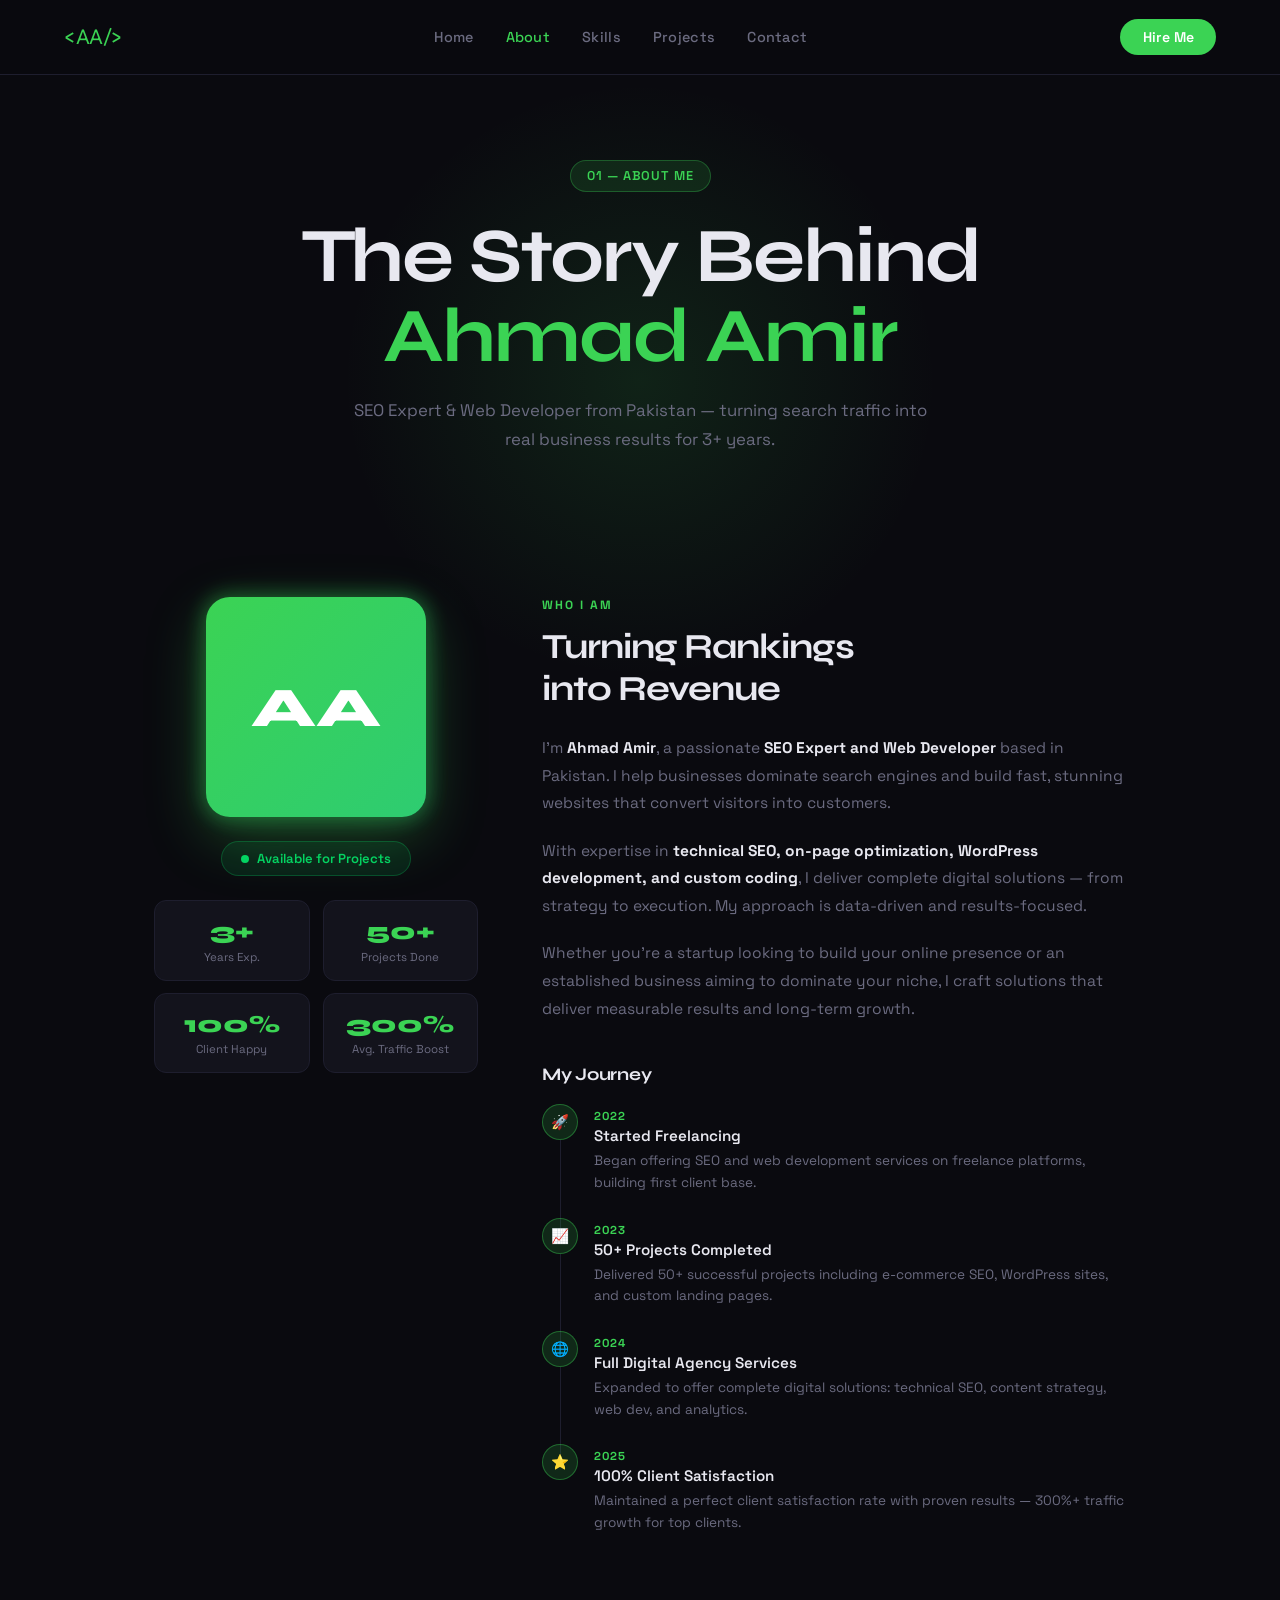
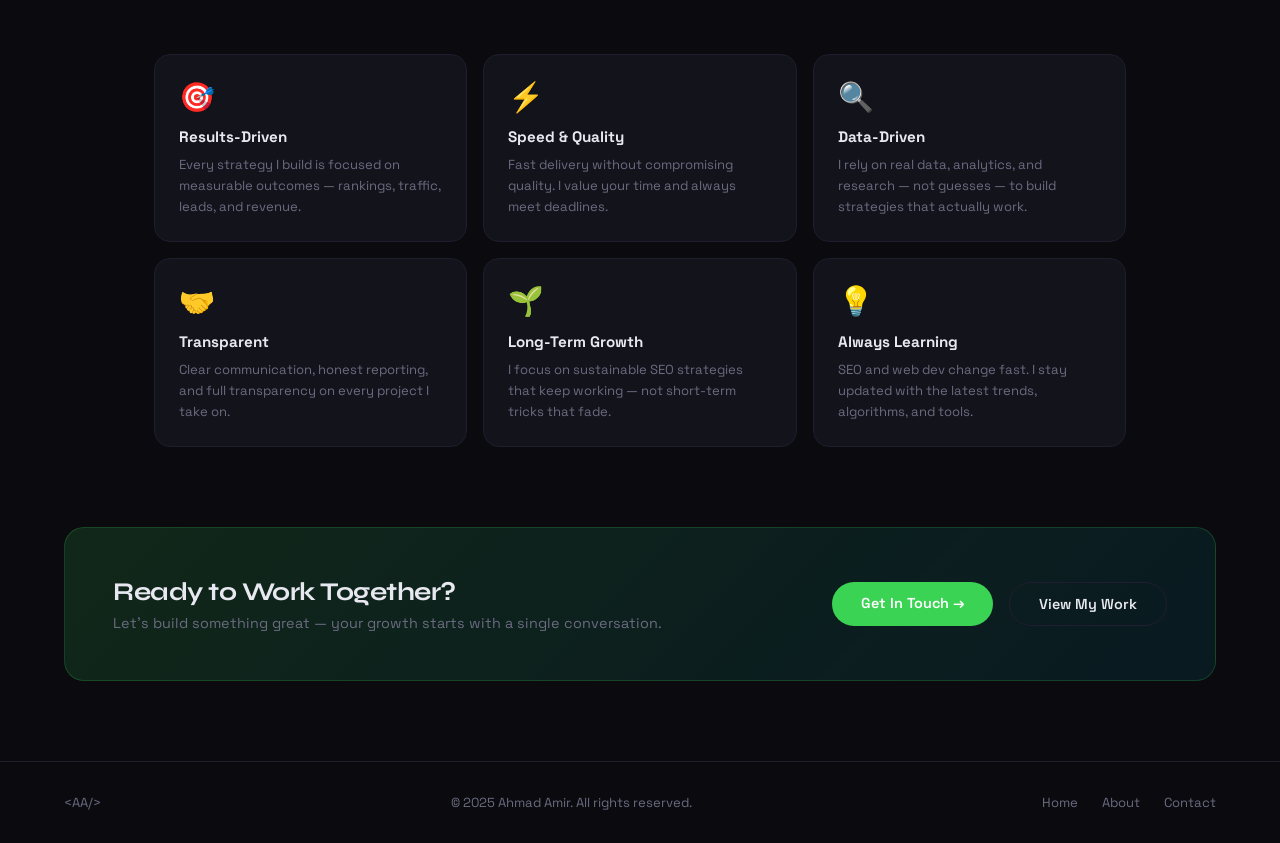
<file: about.html>
<!DOCTYPE html>
<html lang="en">
<head>
  <meta charset="UTF-8" />
  <meta name="viewport" content="width=device-width, initial-scale=1.0"/>
  <title>About – Ahmad Amir | SEO Expert & Web Developer</title>
  <link rel="preconnect" href="https://fonts.googleapis.com"/>
  <link href="https://fonts.googleapis.com/css2?family=Space+Grotesk:wght@300;400;500;600;700&family=Syne:wght@700;800&display=swap" rel="stylesheet"/>
  <style>
    :root {
      --bg: #0a0a0f;
      --surface: #111118;
      --border: #1e1e2e;
      --accent: #3bd354;
      --accent2: #2ecc71;
      --text: #e8e8f0;
      --muted: #6b6b80;
      --card: #13131c;
    }

    * { margin: 0; padding: 0; box-sizing: border-box; }

    body {
      background: var(--bg);
      color: var(--text);
      font-family: 'Space Grotesk', sans-serif;
      min-height: 100vh;
      overflow-x: hidden;
    }

    /* ── NAV ── */
    nav {
      position: fixed; top: 0; left: 0; right: 0; z-index: 100;
      display: flex; align-items: center; justify-content: space-between;
      padding: 1.2rem 5%;
      background: rgba(10,10,15,0.85);
      backdrop-filter: blur(12px);
      border-bottom: 1px solid var(--border);
    }

    .logo {
      font-family: 'Syne', sans-serif;
      font-size: 1.4rem;
      color: var(--accent);
      text-decoration: none;
      letter-spacing: -0.5px;
    }

    .nav-links { display: flex; gap: 2rem; list-style: none; }
    .nav-links a {
      color: var(--muted);
      text-decoration: none;
      font-size: 0.9rem;
      font-weight: 500;
      transition: color 0.3s;
      letter-spacing: 0.3px;
    }
    .nav-links a:hover, .nav-links a.active { color: var(--text); }
    .nav-links a.active { color: var(--accent); }

    .hire-btn {
      background: var(--accent);
      color: #fff;
      padding: 0.55rem 1.4rem;
      border-radius: 50px;
      text-decoration: none;
      font-size: 0.88rem;
      font-weight: 600;
      transition: opacity 0.3s;
    }
    .hire-btn:hover { opacity: 0.85; }

    /* ── HERO ── */
    .hero {
      padding: 10rem 5% 5rem;
      display: flex;
      flex-direction: column;
      align-items: center;
      text-align: center;
      position: relative;
    }

    .hero::before {
      content: '';
      position: absolute;
      top: 80px; left: 50%; transform: translateX(-50%);
      width: 600px; height: 600px;
      background: radial-gradient(circle, rgba(59,211,84,0.12) 0%, transparent 70%);
      pointer-events: none;
    }

    .badge {
      display: inline-flex; align-items: center; gap: 0.5rem;
      background: rgba(59,211,84,0.12);
      border: 1px solid rgba(59,211,84,0.3);
      color: var(--accent);
      padding: 0.4rem 1rem;
      border-radius: 50px;
      font-size: 0.8rem;
      font-weight: 600;
      letter-spacing: 1px;
      text-transform: uppercase;
      margin-bottom: 1.5rem;
      animation: fadeUp 0.6s ease both;
    }

    h1 {
      font-family: 'Syne', sans-serif;
      font-size: clamp(2.8rem, 6vw, 5rem);
      line-height: 1.05;
      letter-spacing: -2px;
      animation: fadeUp 0.6s ease 0.1s both;
    }

    h1 span { color: var(--accent); }

    .hero-sub {
      max-width: 600px;
      color: var(--muted);
      margin-top: 1.2rem;
      font-size: 1.05rem;
      line-height: 1.7;
      animation: fadeUp 0.6s ease 0.2s both;
    }

    /* ── AVATAR SECTION ── */
    .about-grid {
      display: grid;
      grid-template-columns: 1fr 1.8fr;
      gap: 4rem;
      padding: 4rem 5%;
      max-width: 1100px;
      margin: 0 auto;
      align-items: start;
    }

    .avatar-wrap {
      display: flex;
      flex-direction: column;
      align-items: center;
      gap: 1.5rem;
      animation: fadeUp 0.7s ease 0.3s both;
    }

    .avatar {
      width: 220px; height: 220px;
      border-radius: 24px;
      background: linear-gradient(135deg, var(--accent), var(--accent2));
      display: flex; align-items: center; justify-content: center;
      font-family: 'Syne', sans-serif;
      font-size: 3.5rem;
      color: #fff;
      font-weight: 800;
      box-shadow: 0 20px 60px rgba(59,211,84,0.3);
      position: relative;
    }

    .avatar::after {
      content: '';
      position: absolute; inset: -3px;
      border-radius: 26px;
      background: linear-gradient(135deg, var(--accent), var(--accent2));
      z-index: -1;
      opacity: 0.4;
      filter: blur(10px);
    }

    .available-pill {
      display: flex; align-items: center; gap: 0.5rem;
      background: rgba(0,212,100,0.1);
      border: 1px solid rgba(0,212,100,0.25);
      color: #00d464;
      padding: 0.5rem 1.2rem;
      border-radius: 50px;
      font-size: 0.82rem;
      font-weight: 600;
    }

    .dot {
      width: 8px; height: 8px;
      background: #00d464;
      border-radius: 50%;
      animation: pulse 1.5s infinite;
    }

    @keyframes pulse {
      0%, 100% { opacity: 1; transform: scale(1); }
      50% { opacity: 0.5; transform: scale(1.3); }
    }

    .stats-mini {
      display: grid; grid-template-columns: 1fr 1fr;
      gap: 0.8rem; width: 100%;
    }

    .stat-box {
      background: var(--card);
      border: 1px solid var(--border);
      border-radius: 12px;
      padding: 1rem;
      text-align: center;
    }

    .stat-box .num {
      font-family: 'Syne', sans-serif;
      font-size: 1.5rem;
      font-weight: 800;
      color: var(--accent);
    }

    .stat-box .lbl { font-size: 0.72rem; color: var(--muted); margin-top: 0.2rem; }

    /* ── CONTENT ── */
    .about-content { animation: fadeUp 0.7s ease 0.4s both; }

    .section-label {
      font-size: 0.75rem;
      font-weight: 700;
      letter-spacing: 2px;
      text-transform: uppercase;
      color: var(--accent);
      margin-bottom: 0.8rem;
    }

    .about-content h2 {
      font-family: 'Syne', sans-serif;
      font-size: 2.2rem;
      letter-spacing: -1px;
      line-height: 1.2;
      margin-bottom: 1.5rem;
    }

    .about-content p {
      color: var(--muted);
      line-height: 1.8;
      margin-bottom: 1.2rem;
      font-size: 0.97rem;
    }

    .about-content p strong { color: var(--text); }

    /* Timeline */
    .timeline { margin-top: 2.5rem; }
    .timeline h3 {
      font-family: 'Syne', sans-serif;
      font-size: 1.1rem;
      margin-bottom: 1.2rem;
      letter-spacing: -0.3px;
    }

    .tl-item {
      display: flex; gap: 1rem;
      margin-bottom: 1.5rem;
      position: relative;
    }

    .tl-item::before {
      content: '';
      position: absolute;
      left: 18px; top: 36px;
      width: 1px; height: calc(100% + 0.5rem);
      background: var(--border);
    }
    .tl-item:last-child::before { display: none; }

    .tl-dot {
      width: 36px; height: 36px; min-width: 36px;
      border-radius: 50%;
      background: rgba(59,211,84,0.15);
      border: 1px solid rgba(59,211,84,0.4);
      display: flex; align-items: center; justify-content: center;
      font-size: 0.9rem;
    }

    .tl-body { padding-top: 0.3rem; }
    .tl-body .yr { font-size: 0.72rem; color: var(--accent); font-weight: 700; letter-spacing: 1px; }
    .tl-body .title { font-weight: 600; margin: 0.2rem 0 0.3rem; font-size: 0.95rem; }
    .tl-body .desc { color: var(--muted); font-size: 0.85rem; line-height: 1.6; }

    /* Values */
    .values {
      display: grid;
      grid-template-columns: repeat(3, 1fr);
      gap: 1rem;
      padding: 2rem 5% 5rem;
      max-width: 1100px;
      margin: 0 auto;
    }

    .val-card {
      background: var(--card);
      border: 1px solid var(--border);
      border-radius: 16px;
      padding: 1.5rem;
      transition: border-color 0.3s, transform 0.3s;
      animation: fadeUp 0.6s ease both;
    }

    .val-card:hover {
      border-color: rgba(59,211,84,0.4);
      transform: translateY(-4px);
    }

    .val-icon { font-size: 1.8rem; margin-bottom: 0.8rem; }
    .val-card h4 { font-weight: 700; margin-bottom: 0.5rem; font-size: 0.95rem; }
    .val-card p { color: var(--muted); font-size: 0.82rem; line-height: 1.6; }

    /* CTA */
    .cta-bar {
      background: linear-gradient(135deg, rgba(59,211,84,0.15), rgba(0,212,255,0.08));
      border: 1px solid rgba(59,211,84,0.2);
      border-radius: 20px;
      margin: 0 5% 5rem;
      padding: 3rem;
      display: flex;
      align-items: center;
      justify-content: space-between;
      gap: 2rem;
      flex-wrap: wrap;
    }

    .cta-bar h3 {
      font-family: 'Syne', sans-serif;
      font-size: 1.6rem;
      letter-spacing: -0.5px;
    }

    .cta-bar p { color: var(--muted); margin-top: 0.4rem; font-size: 0.9rem; }

    .cta-btns { display: flex; gap: 1rem; flex-wrap: wrap; }

    .btn-primary {
      background: var(--accent);
      color: #fff;
      padding: 0.75rem 1.8rem;
      border-radius: 50px;
      text-decoration: none;
      font-weight: 600;
      font-size: 0.9rem;
      transition: opacity 0.3s;
    }
    .btn-primary:hover { opacity: 0.85; }

    .btn-ghost {
      background: transparent;
      color: var(--text);
      padding: 0.75rem 1.8rem;
      border-radius: 50px;
      text-decoration: none;
      font-weight: 600;
      font-size: 0.9rem;
      border: 1px solid var(--border);
      transition: border-color 0.3s;
    }
    .btn-ghost:hover { border-color: var(--accent); }

    /* FOOTER */
    footer {
      border-top: 1px solid var(--border);
      padding: 2rem 5%;
      display: flex;
      justify-content: space-between;
      align-items: center;
      color: var(--muted);
      font-size: 0.82rem;
      flex-wrap: wrap;
      gap: 1rem;
    }

    footer a { color: var(--muted); text-decoration: none; }
    footer a:hover { color: var(--text); }

    @keyframes fadeUp {
      from { opacity: 0; transform: translateY(24px); }
      to   { opacity: 1; transform: translateY(0); }
    }

    @media (max-width: 768px) {
      .about-grid { grid-template-columns: 1fr; gap: 2rem; }
      .values { grid-template-columns: 1fr 1fr; }
      .cta-bar { flex-direction: column; text-align: center; }
      .cta-btns { justify-content: center; }
      .nav-links { display: none; }
      .stats-mini { grid-template-columns: repeat(2, 1fr); }
    }

    @media (max-width: 480px) {
      .values { grid-template-columns: 1fr; }
    }
  </style>
</head>
<body>

  <!-- NAV -->
  <nav>
    <a href="index.html" class="logo">&lt;AA/&gt;</a>
    <ul class="nav-links">
      <li><a href="index.html">Home</a></li>
      <li><a href="about.html" class="active">About</a></li>
      <li><a href="index.html#skills">Skills</a></li>
      <li><a href="index.html#projects">Projects</a></li>
      <li><a href="contact.html">Contact</a></li>
    </ul>
    <a href="contact.html" class="hire-btn">Hire Me</a>
  </nav>

  <!-- HERO -->
  <section class="hero">
    <div class="badge">01 — About Me</div>
    <h1>The Story Behind<br/><span>Ahmad Amir</span></h1>
    <p class="hero-sub">
      SEO Expert & Web Developer from Pakistan — turning search traffic into real business results for 3+ years.
    </p>
  </section>

  <!-- ABOUT GRID -->
  <div class="about-grid">

    <!-- LEFT: Avatar -->
    <div class="avatar-wrap">
      <div class="avatar">AA</div>
      <div class="available-pill"><div class="dot"></div> Available for Projects</div>
      <div class="stats-mini">
        <div class="stat-box"><div class="num">3+</div><div class="lbl">Years Exp.</div></div>
        <div class="stat-box"><div class="num">50+</div><div class="lbl">Projects Done</div></div>
        <div class="stat-box"><div class="num">100%</div><div class="lbl">Client Happy</div></div>
        <div class="stat-box"><div class="num">300%</div><div class="lbl">Avg. Traffic Boost</div></div>
      </div>
    </div>

    <!-- RIGHT: Content -->
    <div class="about-content">
      <div class="section-label">Who I Am</div>
      <h2>Turning Rankings<br/>into Revenue</h2>

      <p>
        I'm <strong>Ahmad Amir</strong>, a passionate <strong>SEO Expert and Web Developer</strong> based in Pakistan.
        I help businesses dominate search engines and build fast, stunning websites that convert visitors into customers.
      </p>
      <p>
        With expertise in <strong>technical SEO, on-page optimization, WordPress development, and custom coding</strong>,
        I deliver complete digital solutions — from strategy to execution. My approach is data-driven and results-focused.
      </p>
      <p>
        Whether you're a startup looking to build your online presence or an established business aiming to dominate
        your niche, I craft solutions that deliver measurable results and long-term growth.
      </p>

      <!-- Timeline -->
      <div class="timeline">
        <h3>My Journey</h3>

        <div class="tl-item">
          <div class="tl-dot">🚀</div>
          <div class="tl-body">
            <div class="yr">2022</div>
            <div class="title">Started Freelancing</div>
            <div class="desc">Began offering SEO and web development services on freelance platforms, building first client base.</div>
          </div>
        </div>

        <div class="tl-item">
          <div class="tl-dot">📈</div>
          <div class="tl-body">
            <div class="yr">2023</div>
            <div class="title">50+ Projects Completed</div>
            <div class="desc">Delivered 50+ successful projects including e-commerce SEO, WordPress sites, and custom landing pages.</div>
          </div>
        </div>

        <div class="tl-item">
          <div class="tl-dot">🌐</div>
          <div class="tl-body">
            <div class="yr">2024</div>
            <div class="title">Full Digital Agency Services</div>
            <div class="desc">Expanded to offer complete digital solutions: technical SEO, content strategy, web dev, and analytics.</div>
          </div>
        </div>

        <div class="tl-item">
          <div class="tl-dot">⭐</div>
          <div class="tl-body">
            <div class="yr">2025</div>
            <div class="title">100% Client Satisfaction</div>
            <div class="desc">Maintained a perfect client satisfaction rate with proven results — 300%+ traffic growth for top clients.</div>
          </div>
        </div>
      </div>
    </div>
  </div>

  <!-- VALUES -->
  <div class="values">
    <div class="val-card" style="animation-delay:0.1s">
      <div class="val-icon">🎯</div>
      <h4>Results-Driven</h4>
      <p>Every strategy I build is focused on measurable outcomes — rankings, traffic, leads, and revenue.</p>
    </div>
    <div class="val-card" style="animation-delay:0.2s">
      <div class="val-icon">⚡</div>
      <h4>Speed & Quality</h4>
      <p>Fast delivery without compromising quality. I value your time and always meet deadlines.</p>
    </div>
    <div class="val-card" style="animation-delay:0.3s">
      <div class="val-icon">🔍</div>
      <h4>Data-Driven</h4>
      <p>I rely on real data, analytics, and research — not guesses — to build strategies that actually work.</p>
    </div>
    <div class="val-card" style="animation-delay:0.4s">
      <div class="val-icon">🤝</div>
      <h4>Transparent</h4>
      <p>Clear communication, honest reporting, and full transparency on every project I take on.</p>
    </div>
    <div class="val-card" style="animation-delay:0.5s">
      <div class="val-icon">🌱</div>
      <h4>Long-Term Growth</h4>
      <p>I focus on sustainable SEO strategies that keep working — not short-term tricks that fade.</p>
    </div>
    <div class="val-card" style="animation-delay:0.6s">
      <div class="val-icon">💡</div>
      <h4>Always Learning</h4>
      <p>SEO and web dev change fast. I stay updated with the latest trends, algorithms, and tools.</p>
    </div>
  </div>

  <!-- CTA -->
  <div class="cta-bar">
    <div>
      <h3>Ready to Work Together?</h3>
      <p>Let's build something great — your growth starts with a single conversation.</p>
    </div>
    <div class="cta-btns">
      <a href="contact.html" class="btn-primary">Get In Touch →</a>
      <a href="index.html#projects" class="btn-ghost">View My Work</a>
    </div>
  </div>

  <!-- FOOTER -->
  <footer>
    <a href="index.html">&lt;AA/&gt;</a>
    <span>© 2025 Ahmad Amir. All rights reserved.</span>
    <div style="display:flex;gap:1.5rem;">
      <a href="https://technicalahmadamir-maker.github.io/">Home</a>
      <a href="https://technicalahmadamir-maker.github.io/about.html">About</a>
      <a href="https://technicalahmadamir-maker.github.io/contact.html">Contact</a>
    </div>
  </footer>

</body>
</html>
</file>
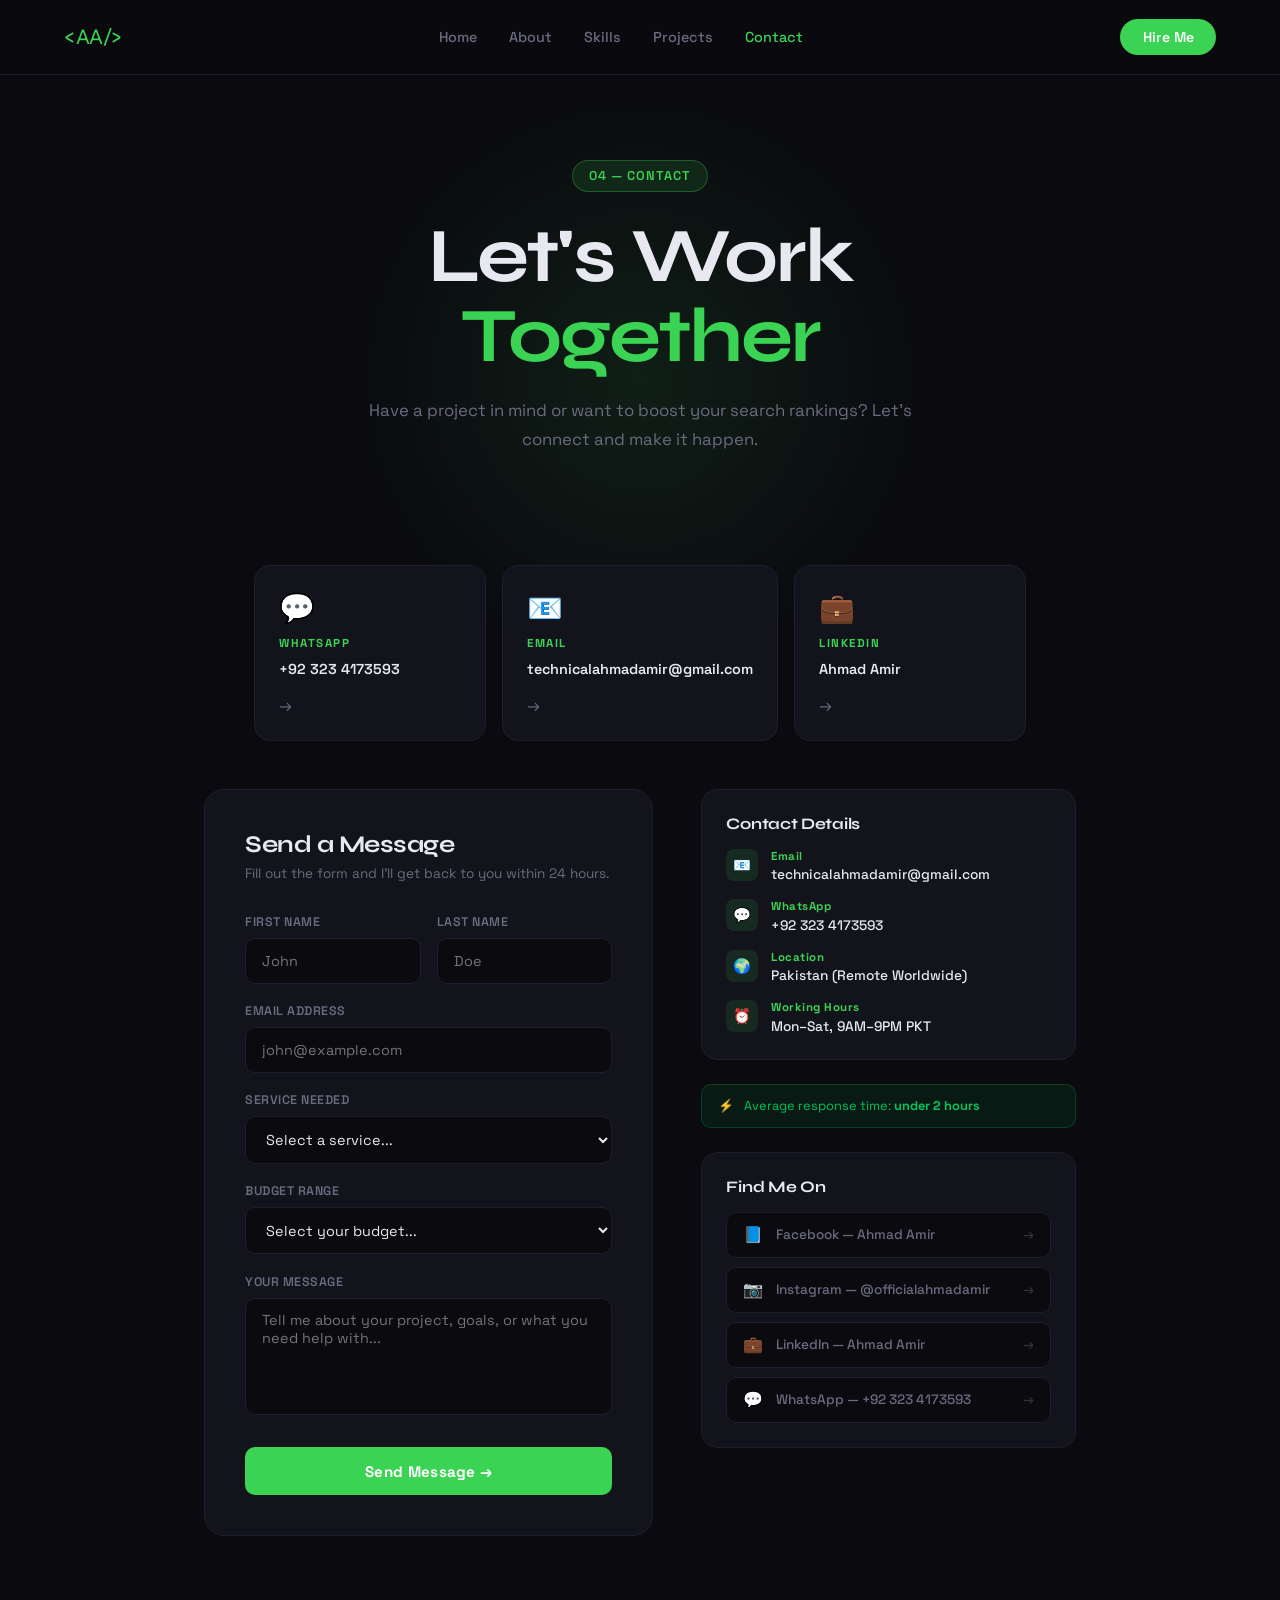
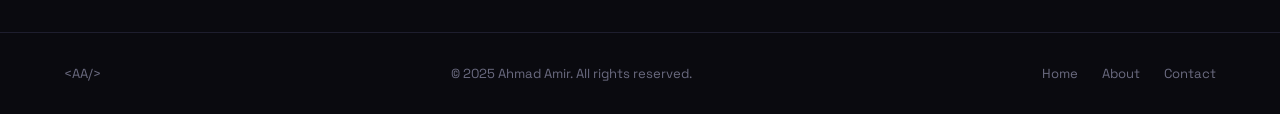
<file: contact.html>
<!DOCTYPE html>
<html lang="en">
<head>
  <meta charset="UTF-8" />
  <meta name="viewport" content="width=device-width, initial-scale=1.0"/>
  <title>Contact – Ahmad Amir | SEO Expert & Web Developer</title>
  <link rel="preconnect" href="https://fonts.googleapis.com"/>
  <link href="https://fonts.googleapis.com/css2?family=Space+Grotesk:wght@300;400;500;600;700&family=Syne:wght@700;800&display=swap" rel="stylesheet"/>
  <style>
    :root {
      --bg: #0a0a0f;
      --surface: #111118;
      --border: #1e1e2e;
      --accent: #3bd354;
      --accent2: #2ecc71;
      --text: #e8e8f0;
      --muted: #6b6b80;
      --card: #13131c;
      --success: #00d464;
    }

    * { margin: 0; padding: 0; box-sizing: border-box; }

    body {
      background: var(--bg);
      color: var(--text);
      font-family: 'Space Grotesk', sans-serif;
      min-height: 100vh;
      overflow-x: hidden;
    }

    /* ── NAV ── */
    nav {
      position: fixed; top: 0; left: 0; right: 0; z-index: 100;
      display: flex; align-items: center; justify-content: space-between;
      padding: 1.2rem 5%;
      background: rgba(10,10,15,0.85);
      backdrop-filter: blur(12px);
      border-bottom: 1px solid var(--border);
    }

    .logo {
      font-family: 'Syne', sans-serif;
      font-size: 1.4rem;
      color: var(--accent);
      text-decoration: none;
      letter-spacing: -0.5px;
    }

    .nav-links { display: flex; gap: 2rem; list-style: none; }
    .nav-links a {
      color: var(--muted);
      text-decoration: none;
      font-size: 0.9rem;
      font-weight: 500;
      transition: color 0.3s;
    }
    .nav-links a:hover { color: var(--text); }
    .nav-links a.active { color: var(--accent); }

    .hire-btn {
      background: var(--accent);
      color: #fff;
      padding: 0.55rem 1.4rem;
      border-radius: 50px;
      text-decoration: none;
      font-size: 0.88rem;
      font-weight: 600;
      transition: opacity 0.3s;
    }
    .hire-btn:hover { opacity: 0.85; }

    /* ── HERO ── */
    .hero {
      padding: 10rem 5% 4rem;
      text-align: center;
      position: relative;
    }

    .hero::before {
      content: '';
      position: absolute;
      top: 80px; left: 50%; transform: translateX(-50%);
      width: 600px; height: 600px;
      background: radial-gradient(circle, rgba(59,211,84,0.1) 0%, transparent 70%);
      pointer-events: none;
    }

    .badge {
      display: inline-flex; align-items: center; gap: 0.5rem;
      background: rgba(59,211,84,0.12);
      border: 1px solid rgba(59,211,84,0.3);
      color: var(--accent);
      padding: 0.4rem 1rem;
      border-radius: 50px;
      font-size: 0.8rem;
      font-weight: 600;
      letter-spacing: 1px;
      text-transform: uppercase;
      margin-bottom: 1.5rem;
      animation: fadeUp 0.6s ease both;
    }

    h1 {
      font-family: 'Syne', sans-serif;
      font-size: clamp(2.8rem, 6vw, 5rem);
      line-height: 1.05;
      letter-spacing: -2px;
      animation: fadeUp 0.6s ease 0.1s both;
    }

    h1 span { color: var(--accent); }

    .hero-sub {
      max-width: 560px;
      margin: 1.2rem auto 0;
      color: var(--muted);
      font-size: 1.05rem;
      line-height: 1.7;
      animation: fadeUp 0.6s ease 0.2s both;
    }

    /* ── CONTACT CHANNELS ── */
    .channels {
      display: grid;
      grid-template-columns: repeat(3, 1fr);
      gap: 1rem;
      max-width: 900px;
      margin: 3rem auto;
      padding: 0 5%;
      animation: fadeUp 0.6s ease 0.3s both;
    }

    .channel {
      background: var(--card);
      border: 1px solid var(--border);
      border-radius: 16px;
      padding: 1.5rem;
      text-decoration: none;
      color: var(--text);
      display: flex;
      flex-direction: column;
      gap: 0.6rem;
      transition: border-color 0.3s, transform 0.3s;
    }

    .channel:hover {
      border-color: rgba(59,211,84,0.5);
      transform: translateY(-4px);
    }

    .ch-icon { font-size: 1.8rem; }
    .ch-label { font-size: 0.72rem; font-weight: 700; letter-spacing: 1.5px; text-transform: uppercase; color: var(--accent); }
    .ch-value { font-weight: 600; font-size: 0.9rem; }
    .ch-arrow { color: var(--muted); font-size: 1rem; margin-top: auto; padding-top: 0.5rem; }
    .channel:hover .ch-arrow { color: var(--accent); }

    /* ── MAIN LAYOUT ── */
    .main {
      display: grid;
      grid-template-columns: 1.2fr 1fr;
      gap: 3rem;
      max-width: 1000px;
      margin: 0 auto;
      padding: 0 5% 6rem;
      animation: fadeUp 0.6s ease 0.4s both;
    }

    /* FORM */
    .form-wrap {
      background: var(--card);
      border: 1px solid var(--border);
      border-radius: 20px;
      padding: 2.5rem;
    }

    .form-wrap h2 {
      font-family: 'Syne', sans-serif;
      font-size: 1.5rem;
      letter-spacing: -0.5px;
      margin-bottom: 0.4rem;
    }

    .form-wrap .sub { color: var(--muted); font-size: 0.85rem; margin-bottom: 2rem; }

    .field { margin-bottom: 1.2rem; }
    .field label {
      display: block;
      font-size: 0.78rem;
      font-weight: 600;
      letter-spacing: 0.5px;
      color: var(--muted);
      margin-bottom: 0.5rem;
      text-transform: uppercase;
    }

    .field input,
    .field select,
    .field textarea {
      width: 100%;
      background: var(--bg);
      border: 1px solid var(--border);
      border-radius: 10px;
      padding: 0.8rem 1rem;
      color: var(--text);
      font-family: 'Space Grotesk', sans-serif;
      font-size: 0.9rem;
      outline: none;
      transition: border-color 0.3s;
      resize: none;
    }

    .field input:focus,
    .field select:focus,
    .field textarea:focus {
      border-color: var(--accent);
    }

    .field select option { background: var(--bg); }

    .field-row { display: grid; grid-template-columns: 1fr 1fr; gap: 1rem; }

    .submit-btn {
      width: 100%;
      background: var(--accent);
      color: #fff;
      border: none;
      border-radius: 10px;
      padding: 0.9rem;
      font-family: 'Space Grotesk', sans-serif;
      font-size: 0.95rem;
      font-weight: 700;
      cursor: pointer;
      transition: opacity 0.3s, transform 0.2s;
      margin-top: 0.5rem;
      letter-spacing: 0.3px;
    }

    .submit-btn:hover { opacity: 0.88; transform: translateY(-1px); }
    .submit-btn:active { transform: translateY(0); }

    /* SUCCESS */
    .success-msg {
      display: none;
      background: rgba(0,212,100,0.1);
      border: 1px solid rgba(0,212,100,0.3);
      border-radius: 10px;
      padding: 1rem;
      color: var(--success);
      font-size: 0.88rem;
      text-align: center;
      margin-top: 1rem;
    }

    /* SIDE INFO */
    .side-info { display: flex; flex-direction: column; gap: 1.5rem; }

    .info-card {
      background: var(--card);
      border: 1px solid var(--border);
      border-radius: 16px;
      padding: 1.5rem;
    }

    .info-card h3 {
      font-family: 'Syne', sans-serif;
      font-size: 1rem;
      margin-bottom: 1rem;
      letter-spacing: -0.3px;
    }

    .info-item {
      display: flex; align-items: flex-start; gap: 0.8rem;
      margin-bottom: 1rem;
      font-size: 0.86rem;
    }
    .info-item:last-child { margin-bottom: 0; }

    .info-item .icon {
      width: 32px; height: 32px; min-width: 32px;
      background: rgba(59,211,84,0.12);
      border-radius: 8px;
      display: flex; align-items: center; justify-content: center;
      font-size: 0.9rem;
    }

    .info-item .lbl { font-size: 0.72rem; color: var(--accent); font-weight: 700; letter-spacing: 0.5px; }
    .info-item .val { color: var(--text); margin-top: 0.15rem; font-weight: 500; }

    /* Social */
    .socials { display: flex; flex-direction: column; gap: 0.6rem; }
    .social-link {
      display: flex; align-items: center; gap: 0.8rem;
      padding: 0.7rem 1rem;
      background: var(--bg);
      border: 1px solid var(--border);
      border-radius: 10px;
      text-decoration: none;
      color: var(--muted);
      font-size: 0.85rem;
      font-weight: 500;
      transition: border-color 0.3s, color 0.3s;
    }
    .social-link:hover { border-color: rgba(59,211,84,0.4); color: var(--text); }
    .social-link .sicon { font-size: 1rem; width: 20px; text-align: center; }
    .social-link .sarrow { margin-left: auto; opacity: 0.4; }

    /* Response time badge */
    .resp-badge {
      display: flex; align-items: center; gap: 0.6rem;
      background: rgba(0,212,100,0.08);
      border: 1px solid rgba(0,212,100,0.2);
      border-radius: 10px;
      padding: 0.8rem 1rem;
      font-size: 0.8rem;
      color: #00c45a;
    }

    /* FOOTER */
    footer {
      border-top: 1px solid var(--border);
      padding: 2rem 5%;
      display: flex;
      justify-content: space-between;
      align-items: center;
      color: var(--muted);
      font-size: 0.82rem;
      flex-wrap: wrap;
      gap: 1rem;
    }

    footer a { color: var(--muted); text-decoration: none; }
    footer a:hover { color: var(--text); }

    @keyframes fadeUp {
      from { opacity: 0; transform: translateY(24px); }
      to   { opacity: 1; transform: translateY(0); }
    }

    @media (max-width: 768px) {
      .channels { grid-template-columns: 1fr 1fr; }
      .main { grid-template-columns: 1fr; }
      .field-row { grid-template-columns: 1fr; }
      .nav-links { display: none; }
    }

    @media (max-width: 480px) {
      .channels { grid-template-columns: 1fr; }
    }
  </style>
</head>
<body>

  <!-- NAV -->
  <nav>
    <a href="index.html" class="logo">&lt;AA/&gt;</a>
    <ul class="nav-links">
      <li><a href="index.html">Home</a></li>
      <li><a href="about.html">About</a></li>
      <li><a href="index.html#skills">Skills</a></li>
      <li><a href="index.html#projects">Projects</a></li>
      <li><a href="contact.html" class="active">Contact</a></li>
    </ul>
    <a href="contact.html" class="hire-btn">Hire Me</a>
  </nav>

  <!-- HERO -->
  <section class="hero">
    <div class="badge">04 — Contact</div>
    <h1>Let's Work<br/><span>Together</span></h1>
    <p class="hero-sub">
      Have a project in mind or want to boost your search rankings? Let's connect and make it happen.
    </p>
  </section>

  <!-- CHANNELS -->
  <div class="channels">
    <a href="https://wa.me/923234173593" target="_blank" class="channel">
      <div class="ch-icon">💬</div>
      <div class="ch-label">WhatsApp</div>
      <div class="ch-value">+92 323 4173593</div>
      <div class="ch-arrow">→</div>
    </a>
    <a href="mailto:technicalahmadamir@gmail.com" class="channel">
      <div class="ch-icon">📧</div>
      <div class="ch-label">Email</div>
      <div class="ch-value">technicalahmadamir@gmail.com</div>
      <div class="ch-arrow">→</div>
    </a>
    <a href="https://www.linkedin.com/in/ahmad-amir-98060a404/" target="_blank" class="channel">
      <div class="ch-icon">💼</div>
      <div class="ch-label">LinkedIn</div>
      <div class="ch-value">Ahmad Amir</div>
      <div class="ch-arrow">→</div>
    </a>
  </div>

  <!-- MAIN -->
  <div class="main">

    <!-- FORM -->
    <div class="form-wrap">
      <h2>Send a Message</h2>
      <p class="sub">Fill out the form and I'll get back to you within 24 hours.</p>

      <div class="field-row">
        <div class="field">
          <label>First Name</label>
          <input type="text" id="fname" placeholder="John" />
        </div>
        <div class="field">
          <label>Last Name</label>
          <input type="text" id="lname" placeholder="Doe" />
        </div>
      </div>

      <div class="field">
        <label>Email Address</label>
        <input type="email" id="email" placeholder="john@example.com" />
      </div>

      <div class="field">
        <label>Service Needed</label>
        <select id="service">
          <option value="">Select a service...</option>
          <option>SEO Optimization</option>
          <option>WordPress Development</option>
          <option>Custom Website</option>
          <option>Local SEO</option>
          <option>Technical SEO Audit</option>
          <option>Link Building</option>
          <option>Other</option>
        </select>
      </div>

      <div class="field">
        <label>Budget Range</label>
        <select id="budget">
          <option value="">Select your budget...</option>
          <option>Under $200</option>
          <option>$200 – $500</option>
          <option>$500 – $1,000</option>
          <option>$1,000 – $2,500</option>
          <option>$2,500+</option>
        </select>
      </div>

      <div class="field">
        <label>Your Message</label>
        <textarea id="message" rows="5" placeholder="Tell me about your project, goals, or what you need help with..."></textarea>
      </div>

      <button class="submit-btn" onclick="handleSubmit()">Send Message →</button>

      <div class="success-msg" id="successMsg">
        ✅ Message sent! I'll get back to you within 24 hours.
      </div>
    </div>

    <!-- SIDE INFO -->
    <div class="side-info">

      <div class="info-card">
        <h3>Contact Details</h3>
        <div class="info-item">
          <div class="icon">📧</div>
          <div>
            <div class="lbl">Email</div>
            <div class="val">technicalahmadamir@gmail.com</div>
          </div>
        </div>
        <div class="info-item">
          <div class="icon">💬</div>
          <div>
            <div class="lbl">WhatsApp</div>
            <div class="val">+92 323 4173593</div>
          </div>
        </div>
        <div class="info-item">
          <div class="icon">🌍</div>
          <div>
            <div class="lbl">Location</div>
            <div class="val">Pakistan (Remote Worldwide)</div>
          </div>
        </div>
        <div class="info-item">
          <div class="icon">⏰</div>
          <div>
            <div class="lbl">Working Hours</div>
            <div class="val">Mon–Sat, 9AM–9PM PKT</div>
          </div>
        </div>
      </div>

      <div class="resp-badge">
        <span>⚡</span>
        <span>Average response time: <strong>under 2 hours</strong></span>
      </div>

      <div class="info-card">
        <h3>Find Me On</h3>
        <div class="socials">
          <a href="https://www.facebook.com/profile.php?id=61576772686306" target="_blank" class="social-link">
            <span class="sicon">📘</span> Facebook — Ahmad Amir
            <span class="sarrow">→</span>
          </a>
          <a href="https://www.instagram.com/officialahmadamir/" target="_blank" class="social-link">
            <span class="sicon">📷</span> Instagram — @officialahmadamir
            <span class="sarrow">→</span>
          </a>
          <a href="https://www.linkedin.com/in/ahmad-amir-98060a404/" target="_blank" class="social-link">
            <span class="sicon">💼</span> LinkedIn — Ahmad Amir
            <span class="sarrow">→</span>
          </a>
          <a href="https://wa.me/923234173593" target="_blank" class="social-link">
            <span class="sicon">💬</span> WhatsApp — +92 323 4173593
            <span class="sarrow">→</span>
          </a>
        </div>
      </div>

    </div>
  </div>

  <!-- FOOTER -->
  <footer>
    <a href="index.html">&lt;AA/&gt;</a>
    <span>© 2025 Ahmad Amir. All rights reserved.</span>
    <div style="display:flex;gap:1.5rem;">
      <a href="index.html">Home</a>
      <a href="https://technicalahmadamir-maker.github.io/about.html">About</a>
      <a href="https://technicalahmadamir-maker.github.io/contact.html">Contact</a>
    </div>
  </footer>

  <script>
    function handleSubmit() {
      const name = document.getElementById('fname').value;
      const email = document.getElementById('email').value;
      const message = document.getElementById('message').value;

      if (!name || !email || !message) {
        alert('Please fill in Name, Email, and Message fields.');
        return;
      }

      // Build WhatsApp message
      const lname = document.getElementById('lname').value;
      const service = document.getElementById('service').value;
      const budget = document.getElementById('budget').value;

      const text = `Hello Ahmad! My name is ${name} ${lname}.\n\nService: ${service || 'Not specified'}\nBudget: ${budget || 'Not specified'}\n\nMessage: ${message}\n\nEmail: ${email}`;
      const waUrl = `https://wa.me/923234173593?text=${encodeURIComponent(text)}`;

      window.open(waUrl, '_blank');
      document.getElementById('successMsg').style.display = 'block';
    }
  </script>

</body>
</html>
</file>
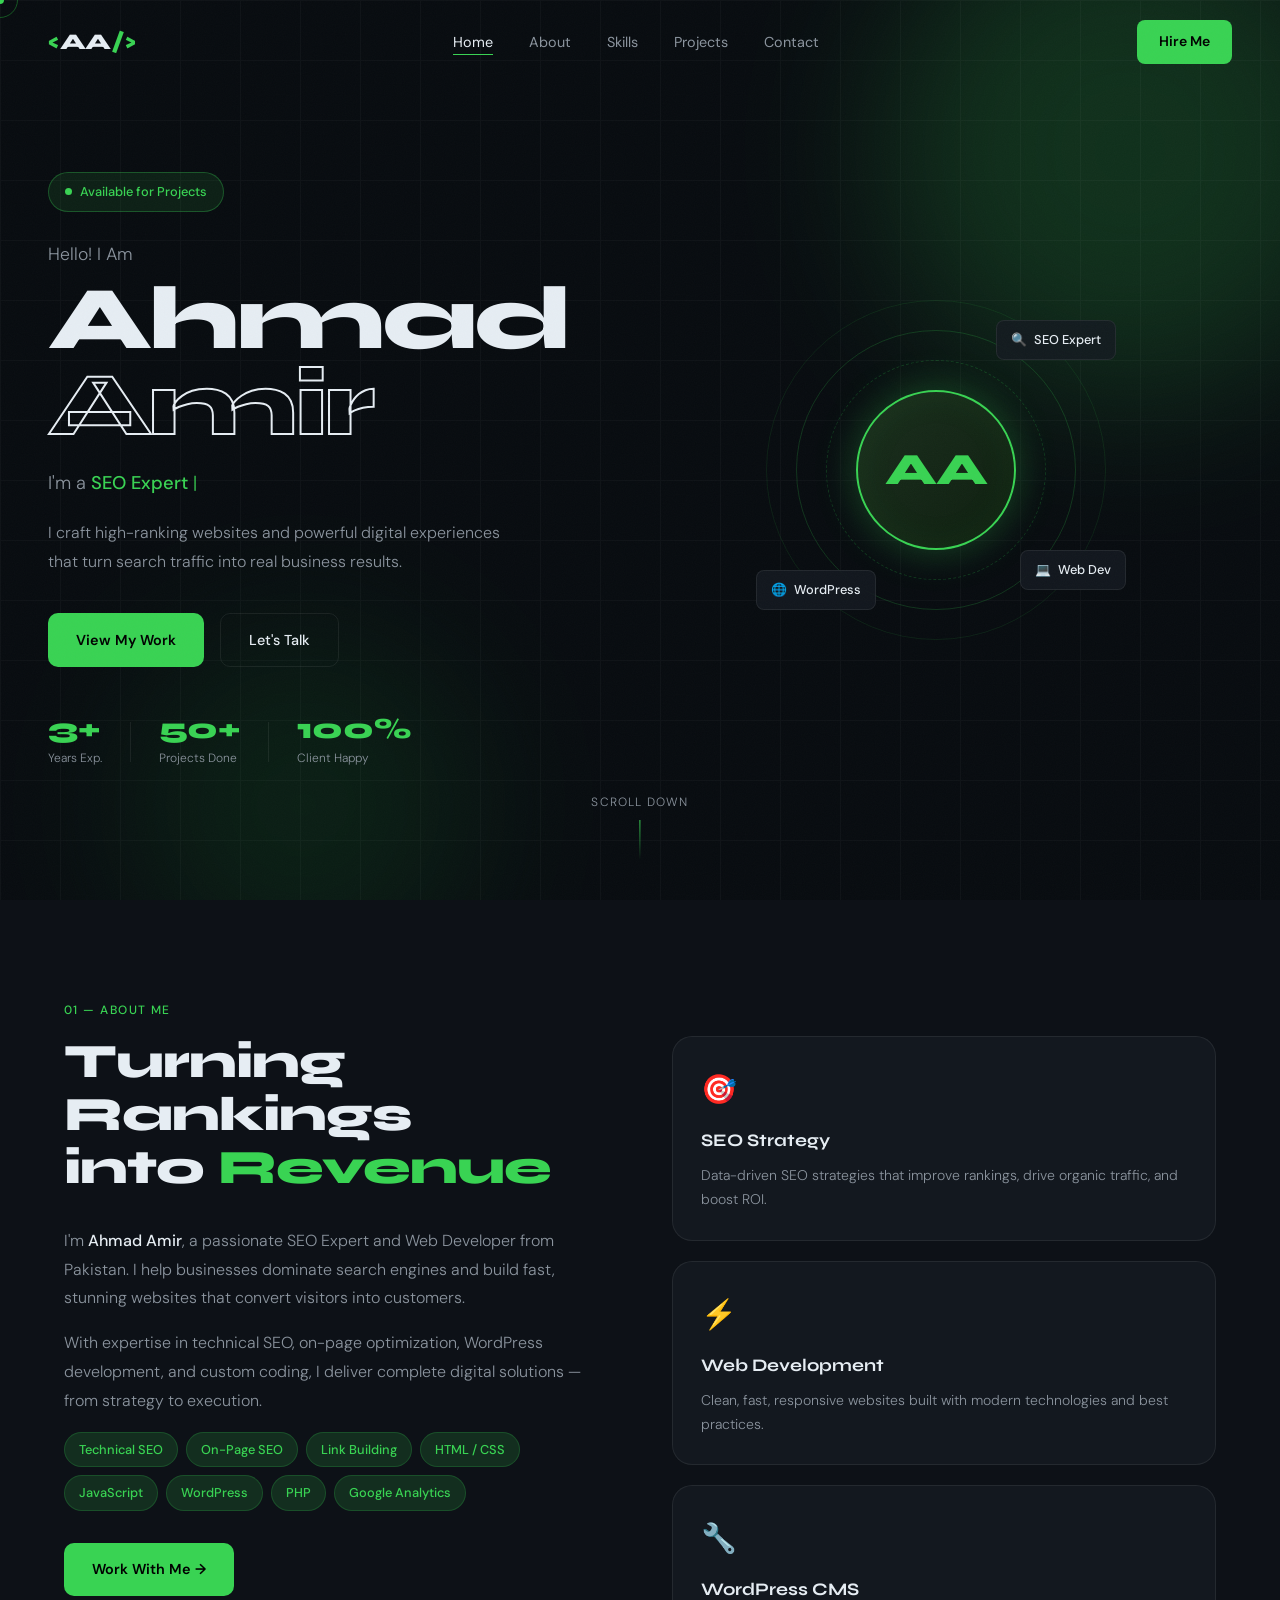
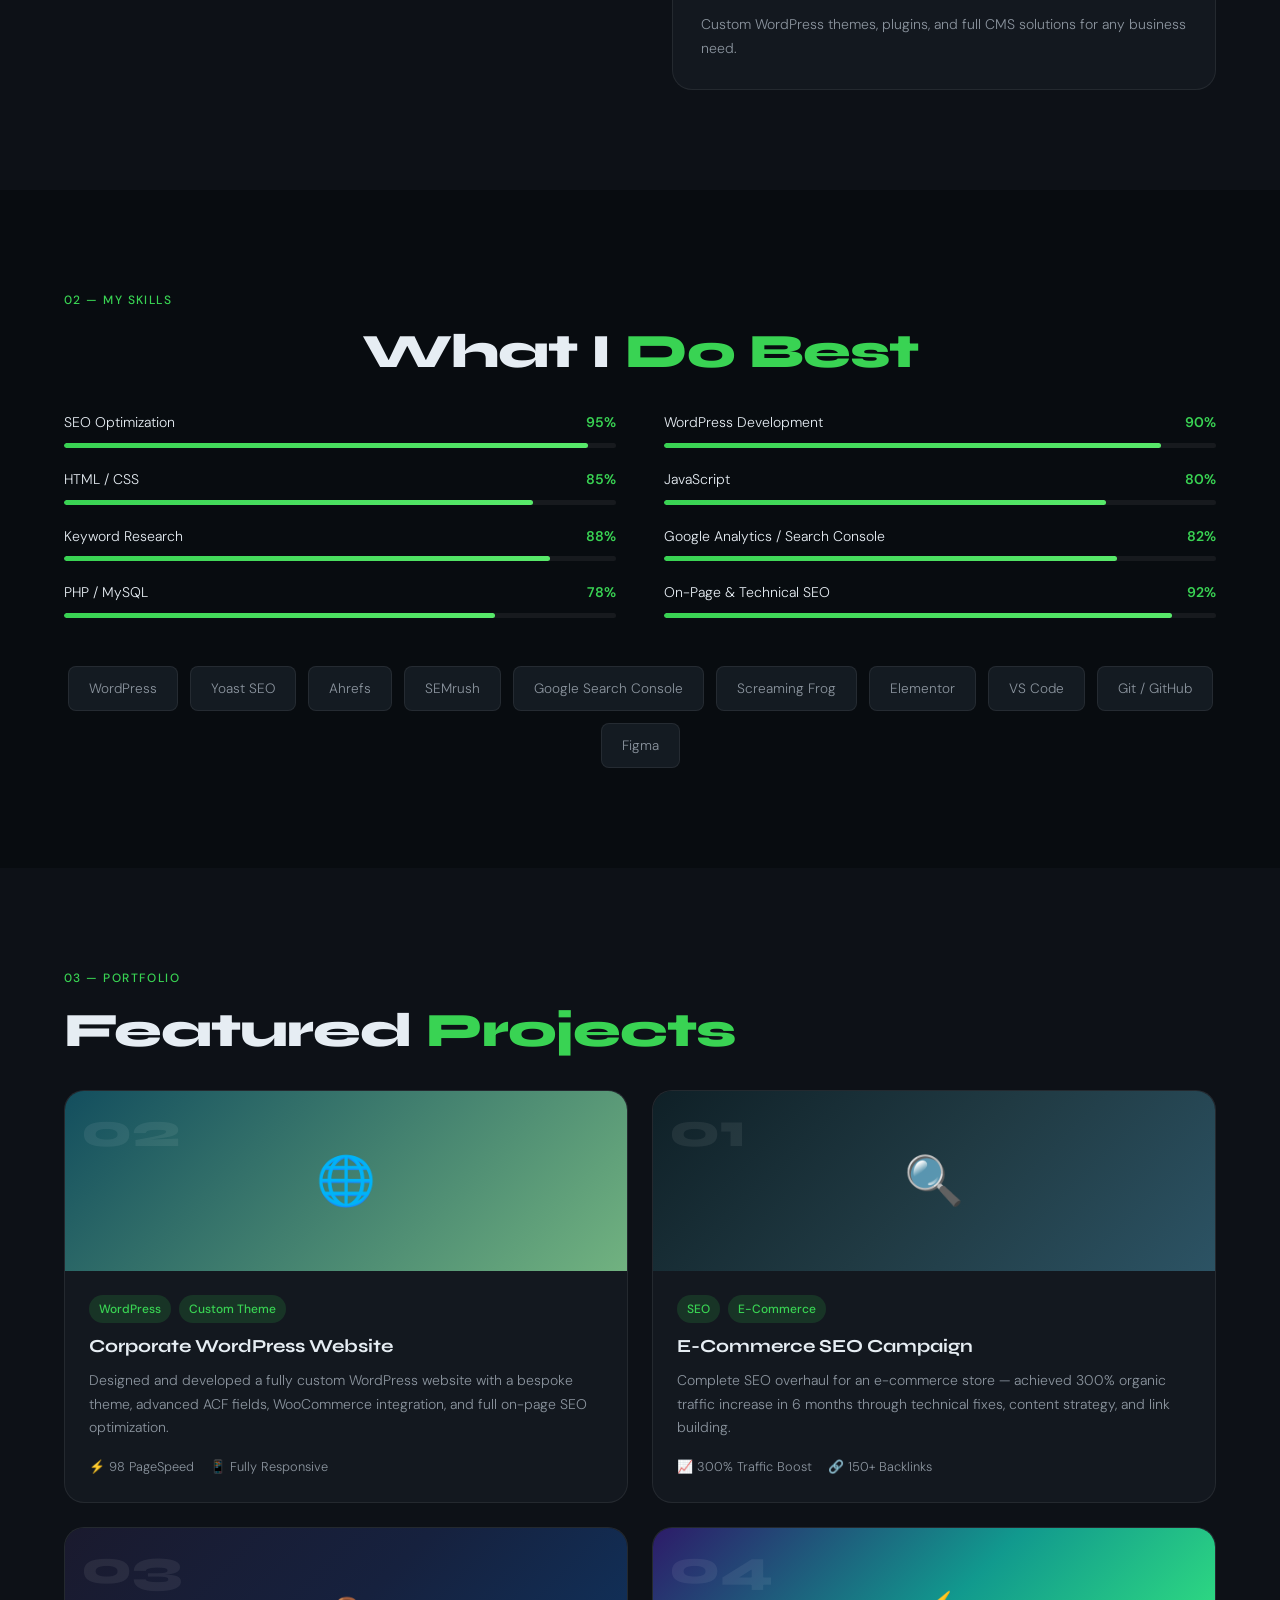
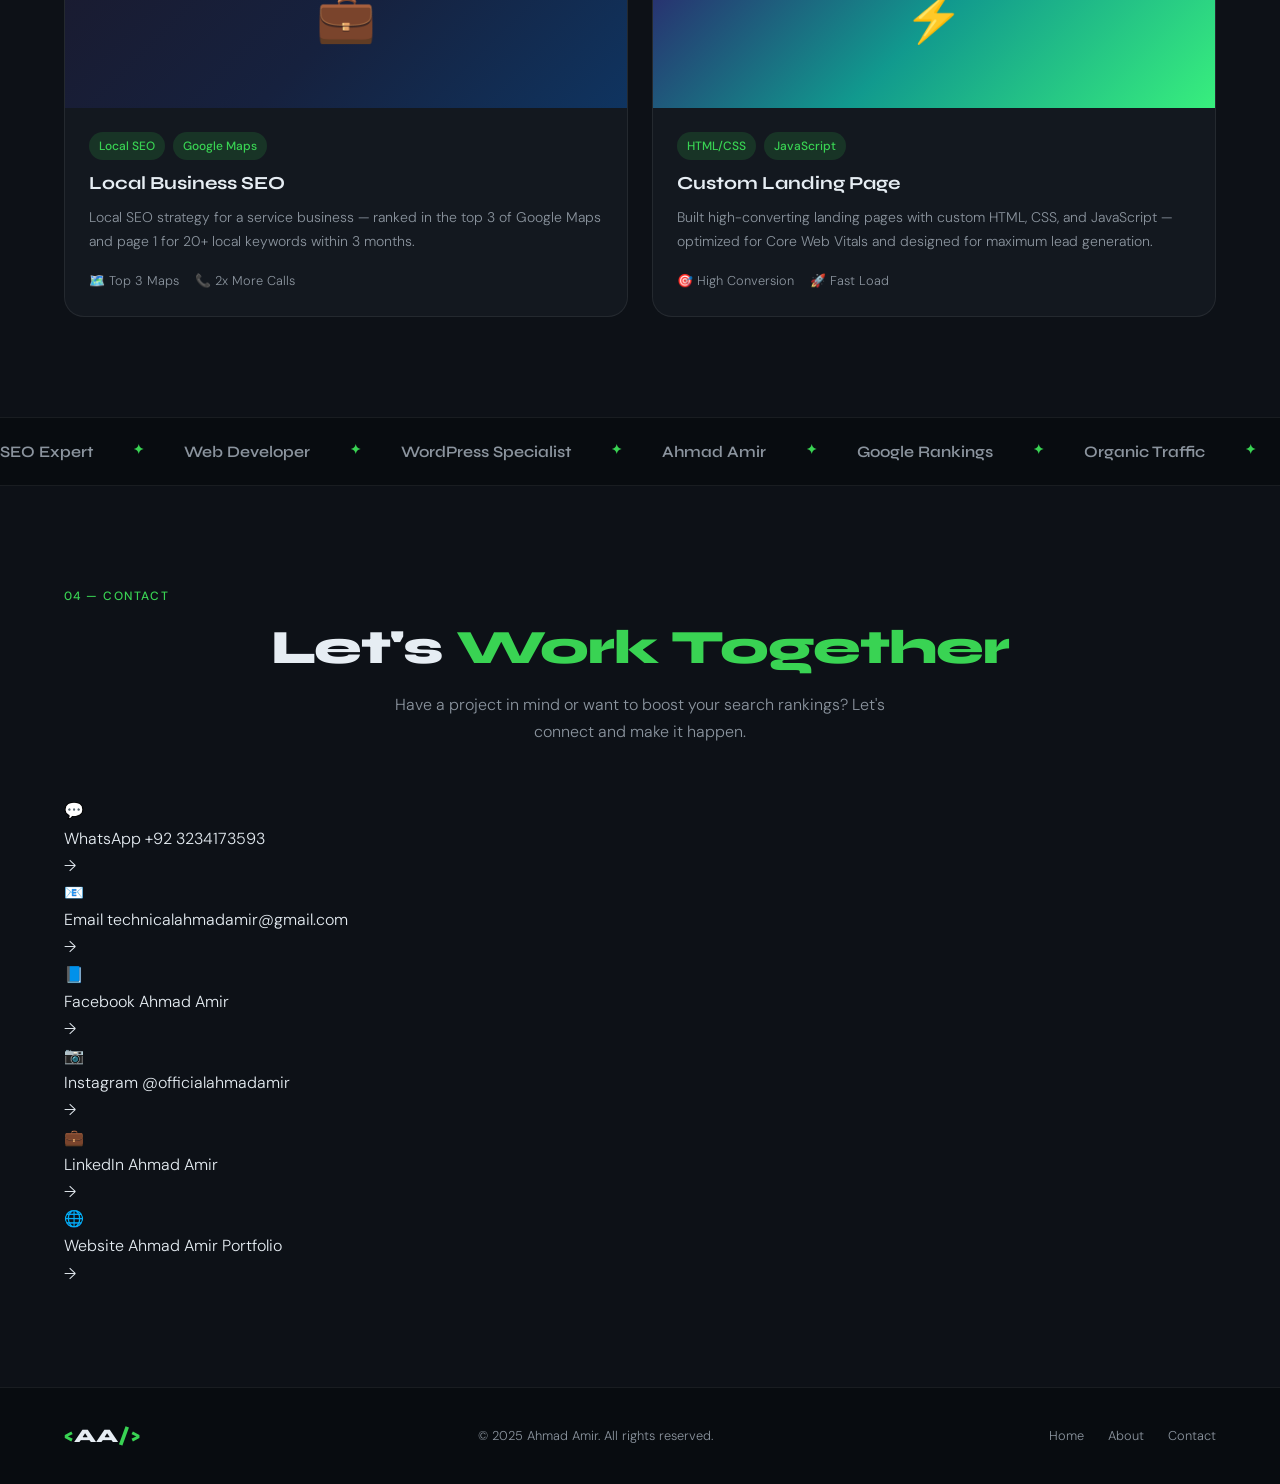
<file: index (2).html>
<!DOCTYPE html>
<html lang="en">
<head>
<!-- Google tag (gtag.js) -->
<script async src="https://www.googletagmanager.com/gtag/js?id=G-7WJ8JM7C9B"></script>
<script>
  window.dataLayer = window.dataLayer || [];
  function gtag(){dataLayer.push(arguments);}
  gtag('js', new Date());
  
  gtag('config', 'G-7WJ8JM7C9B');
</script>
  <meta charset="UTF-8" />
  <meta name="viewport" content="width=device-width, initial-scale=1.0" />
  <meta name="google-site-verification" content="4zOR5eOGZPY0EVjtL1LwrVbXpO7d_28Ovo8s8eDPxlA" />
  <title>Ahmad Amir – SEO Expert & Web Developer</title>
  <meta name="description" content="Ahmad Amir is a professional SEO Expert, Web Developer, and WordPress specialist helping businesses grow online with powerful digital strategies." />
  <meta name="keywords" content="Ahmad Amir, SEO Expert, Web Developer, WordPress, Digital Marketing, Pakistan" />
  <meta name="author" content="Ahmad Amir" />
  <link rel="canonical" href="https://technicalahmadamir-maker.github.io/" />
  <meta property="og:title" content="Ahmad Amir – SEO Expert & Web Developer" />
  <meta property="og:description" content="Professional SEO Expert and Web Developer from Pakistan." />
  <meta property="og:type" content="website" />
  <!-- Favicons -->
  <link rel="icon" type="image/x-icon" href="favicon.ico" />
  <link rel="icon" type="image/svg+xml" href="favicon.svg" />
  <link rel="icon" type="image/png" sizes="32x32" href="favicon-32x32.png" />
  <link rel="icon" type="image/png" sizes="16x16" href="favicon-16x16.png" />
  <link rel="apple-touch-icon" sizes="180x180" href="apple-touch-icon.png" />
  <link rel="manifest" href="site.webmanifest" />
  <meta name="theme-color" content="#39d353" />

  <link rel="preconnect" href="https://fonts.googleapis.com" />
  <link rel="preconnect" href="https://fonts.gstatic.com" crossorigin />
  <link href="https://fonts.googleapis.com/css2?family=Syne:wght@400;600;700;800&family=DM+Sans:ital,wght@0,300;0,400;0,500;1,300&display=swap" rel="stylesheet" />
  <style>
/* ============================
   CSS VARIABLES & RESET
   ============================ */
:root {
  --bg: #080c10;
  --bg2: #0d1117;
  --bg3: #141b22;
  --accent: #39d353;
  --accent2: #58e96a;
  --accent-dim: rgba(57, 211, 83, 0.15);
  --text: #e6edf3;
  --text-muted: #8b949e;
  --border: rgba(255, 255, 255, 0.07);
  --card-bg: rgba(22, 27, 34, 0.8);
  --font-display: 'Syne', sans-serif;
  --font-body: 'DM Sans', sans-serif;
  --transition: 0.3s cubic-bezier(0.4, 0, 0.2, 1);
  --radius: 12px;
  --radius-lg: 20px;
}

*, *::before, *::after { box-sizing: border-box; margin: 0; padding: 0; }

html { scroll-behavior: smooth; font-size: 16px; }

body {
  background: var(--bg);
  color: var(--text);
  font-family: var(--font-body);
  font-weight: 300;
  line-height: 1.7;
  overflow-x: hidden;
  cursor: none;
}

a { color: inherit; text-decoration: none; }
ul { list-style: none; }
img { max-width: 100%; }
input, textarea, button { font-family: var(--font-body); }

/* ============================
   NOISE OVERLAY
   ============================ */
.noise {
  position: fixed; inset: 0; z-index: 999; pointer-events: none;
  opacity: 0.025;
  background-image: url("data:image/svg+xml,%3Csvg viewBox='0 0 200 200' xmlns='http://www.w3.org/2000/svg'%3E%3Cfilter id='n'%3E%3CfeTurbulence type='fractalNoise' baseFrequency='0.9' numOctaves='4' stitchTiles='stitch'/%3E%3C/filter%3E%3Crect width='100%25' height='100%25' filter='url(%23n)'/%3E%3C/svg%3E");
  background-size: 200px 200px;
}

/* ============================
   CUSTOM CURSOR
   ============================ */
.cursor {
  position: fixed; width: 8px; height: 8px; border-radius: 50%;
  background: var(--accent); pointer-events: none; z-index: 9999;
  transform: translate(-50%, -50%); transition: opacity 0.2s;
}
.cursor-follower {
  position: fixed; width: 36px; height: 36px; border-radius: 50%;
  border: 1.5px solid rgba(57, 211, 83, 0.4); pointer-events: none;
  z-index: 9998; transform: translate(-50%, -50%);
  transition: all 0.12s ease; mix-blend-mode: difference;
}

/* ============================
   SCROLLBAR
   ============================ */
::-webkit-scrollbar { width: 4px; }
::-webkit-scrollbar-track { background: var(--bg2); }
::-webkit-scrollbar-thumb { background: var(--accent); border-radius: 2px; }

/* ============================
   CONTAINER
   ============================ */
.container { max-width: 1200px; margin: 0 auto; padding: 0 24px; }

/* ============================
   NAV
   ============================ */
.nav {
  position: fixed; top: 0; left: 0; right: 0; z-index: 100;
  display: flex; align-items: center; justify-content: space-between;
  padding: 20px 48px;
  transition: var(--transition);
  background: transparent;
}
.nav.scrolled {
  background: rgba(8, 12, 16, 0.92);
  backdrop-filter: blur(16px);
  padding: 14px 48px;
  border-bottom: 1px solid var(--border);
}
.nav-logo {
  font-family: var(--font-display);
  font-size: 1.4rem;
  font-weight: 800;
  color: var(--text);
  letter-spacing: -0.02em;
}
.logo-bracket { color: var(--accent); }
.nav-links {
  display: flex; gap: 36px;
}
.nav-link {
  font-size: 0.9rem;
  font-weight: 400;
  color: var(--text-muted);
  transition: var(--transition);
  position: relative;
}
.nav-link::after {
  content: ''; position: absolute; bottom: -4px; left: 0;
  width: 0; height: 1.5px; background: var(--accent);
  transition: var(--transition);
}
.nav-link:hover, .nav-link.active { color: var(--text); }
.nav-link:hover::after, .nav-link.active::after { width: 100%; }
.nav-cta {
  background: var(--accent); color: #000; padding: 10px 22px;
  border-radius: 8px; font-size: 0.875rem; font-weight: 600;
  transition: var(--transition);
}
.nav-cta:hover { background: var(--accent2); transform: translateY(-1px); }
.menu-toggle {
  display: none; flex-direction: column; gap: 5px;
  background: none; border: none; cursor: pointer; padding: 4px;
}
.menu-toggle span {
  display: block; width: 22px; height: 2px;
  background: var(--text); border-radius: 2px; transition: var(--transition);
}

/* Mobile Menu */
.mobile-menu {
  position: fixed; inset: 0; background: var(--bg2);
  z-index: 99; display: flex; align-items: center; justify-content: center;
  opacity: 0; pointer-events: none; transition: var(--transition);
}
.mobile-menu.open { opacity: 1; pointer-events: all; }
.mobile-menu ul { display: flex; flex-direction: column; gap: 24px; text-align: center; }
.mob-link {
  font-family: var(--font-display); font-size: 2.5rem; font-weight: 700;
  color: var(--text-muted); transition: var(--transition);
}
.mob-link:hover { color: var(--accent); }

/* ============================
   HERO
   ============================ */
.hero {
  min-height: 100vh; display: flex; align-items: center;
  position: relative; overflow: hidden; padding: 120px 48px 80px;
}
.hero-bg {
  position: absolute; inset: 0; overflow: hidden;
}
.orb {
  position: absolute; border-radius: 50%;
  filter: blur(80px); opacity: 0.18;
}
.orb-1 {
  width: 500px; height: 500px; background: var(--accent);
  top: -100px; right: -100px; animation: orbFloat 8s ease-in-out infinite;
}
.orb-2 {
  width: 350px; height: 350px; background: #1a7a2e;
  bottom: -80px; left: 10%; animation: orbFloat 10s ease-in-out infinite reverse;
}
@keyframes orbFloat {
  0%, 100% { transform: translate(0,0) scale(1); }
  33% { transform: translate(30px, -20px) scale(1.05); }
  66% { transform: translate(-15px, 15px) scale(0.95); }
}
.grid-lines {
  position: absolute; inset: 0; opacity: 0.03;
  background-image:
    linear-gradient(var(--text) 1px, transparent 1px),
    linear-gradient(90deg, var(--text) 1px, transparent 1px);
  background-size: 60px 60px;
}
.hero-content {
  position: relative; z-index: 2; flex: 1; max-width: 600px;
}
.hero-badge {
  display: inline-flex; align-items: center; gap: 8px;
  background: rgba(57, 211, 83, 0.1); border: 1px solid rgba(57, 211, 83, 0.3);
  color: var(--accent); padding: 8px 16px; border-radius: 100px;
  font-size: 0.8rem; font-weight: 500; margin-bottom: 28px;
  animation: fadeUp 0.6s ease both;
}
.badge-dot {
  width: 7px; height: 7px; border-radius: 50%; background: var(--accent);
  animation: pulse 2s infinite;
}
@keyframes pulse {
  0%, 100% { opacity: 1; transform: scale(1); }
  50% { opacity: 0.5; transform: scale(0.8); }
}
.hero-greeting {
  font-size: 1.1rem; color: var(--text-muted); margin-bottom: 8px;
  animation: fadeUp 0.6s 0.1s ease both;
}
.hero-name {
  font-family: var(--font-display);
  font-size: clamp(3.5rem, 7vw, 6.5rem);
  font-weight: 800; line-height: 0.95;
  letter-spacing: -0.03em;
  margin-bottom: 20px;
  animation: fadeUp 0.6s 0.2s ease both;
}
.name-outline {
  -webkit-text-stroke: 2px var(--text);
  color: transparent;
}
.hero-role {
  font-size: 1.15rem; color: var(--text-muted); margin-bottom: 20px;
  animation: fadeUp 0.6s 0.3s ease both;
}
.typed-text { color: var(--accent); font-weight: 500; }
.typed-cursor {
  color: var(--accent); font-weight: 300;
  animation: blink 1s step-end infinite;
}
@keyframes blink { 0%, 100% { opacity: 1; } 50% { opacity: 0; } }
.hero-desc {
  font-size: 1rem; color: var(--text-muted); max-width: 460px;
  margin-bottom: 36px; line-height: 1.8;
  animation: fadeUp 0.6s 0.4s ease both;
}
.hero-actions {
  display: flex; gap: 16px; flex-wrap: wrap;
  margin-bottom: 48px;
  animation: fadeUp 0.6s 0.5s ease both;
}
.hero-stats {
  display: flex; align-items: center; gap: 28px;
  animation: fadeUp 0.6s 0.6s ease both;
}
.stat { display: flex; flex-direction: column; }
.stat-num {
  font-family: var(--font-display);
  font-size: 1.8rem; font-weight: 800; color: var(--accent);
  line-height: 1;
}
.stat-label { font-size: 0.75rem; color: var(--text-muted); margin-top: 4px; }
.stat-divider { width: 1px; height: 40px; background: var(--border); }

/* Avatar Visual */
.hero-visual {
  position: relative; z-index: 2; flex: 1;
  display: flex; align-items: center; justify-content: center;
  animation: fadeUp 0.8s 0.3s ease both;
}
.avatar-wrap { position: relative; width: 320px; height: 320px; }
.avatar-ring {
  position: absolute; border-radius: 50%;
  border: 1px solid rgba(57, 211, 83, 0.2);
  top: 50%; left: 50%; transform: translate(-50%, -50%);
}
.ring-1 { width: 280px; height: 280px; animation: spin 20s linear infinite; }
.ring-2 { width: 220px; height: 220px; animation: spin 15s linear infinite reverse; border-style: dashed; }
.ring-3 { width: 340px; height: 340px; animation: spin 30s linear infinite; opacity: 0.5; }
@keyframes spin { to { transform: translate(-50%,-50%) rotate(360deg); } }
.avatar-core {
  position: absolute; top: 50%; left: 50%;
  transform: translate(-50%, -50%);
  width: 160px; height: 160px; border-radius: 50%;
  background: linear-gradient(135deg, #1a2e1d, #0f1f10);
  border: 2px solid var(--accent);
  display: flex; align-items: center; justify-content: center;
  box-shadow: 0 0 40px rgba(57, 211, 83, 0.3), inset 0 0 40px rgba(57, 211, 83, 0.05);
}
.avatar-initials {
  font-family: var(--font-display);
  font-size: 2.8rem; font-weight: 800;
  color: var(--accent);
  letter-spacing: -0.02em;
}
.floating-tag {
  position: absolute; background: var(--card-bg);
  border: 1px solid var(--border);
  border-radius: 8px; padding: 8px 14px;
  font-size: 0.8rem; font-weight: 500;
  backdrop-filter: blur(10px);
  white-space: nowrap;
  animation: tagFloat 4s ease-in-out infinite;
}
.tag-1 { top: 10px; right: -20px; animation-delay: 0s; }
.tag-2 { bottom: 40px; right: -30px; animation-delay: 1.3s; }
.tag-3 { bottom: 20px; left: -20px; animation-delay: 0.7s; }
.tag-icon { margin-right: 4px; }
@keyframes tagFloat {
  0%, 100% { transform: translateY(0); }
  50% { transform: translateY(-8px); }
}

/* Scroll Down */
.scroll-down {
  position: absolute; bottom: 40px; left: 50%; transform: translateX(-50%);
  display: flex; flex-direction: column; align-items: center; gap: 8px;
  font-size: 0.75rem; color: var(--text-muted); letter-spacing: 0.1em;
  text-transform: uppercase; z-index: 2;
}
.scroll-arrow {
  width: 1px; height: 40px;
  background: linear-gradient(to bottom, var(--accent), transparent);
  animation: scrollAnim 1.5s ease-in-out infinite;
}
@keyframes scrollAnim {
  0% { transform: scaleY(0); transform-origin: top; }
  50% { transform: scaleY(1); transform-origin: top; }
  51% { transform: scaleY(1); transform-origin: bottom; }
  100% { transform: scaleY(0); transform-origin: bottom; }
}

/* ============================
   BUTTONS
   ============================ */
.btn {
  display: inline-flex; align-items: center; gap: 8px;
  padding: 14px 28px; border-radius: 10px;
  font-size: 0.9rem; font-weight: 500;
  transition: var(--transition); cursor: pointer;
  border: none;
}
.btn-primary {
  background: var(--accent); color: #000;
  font-weight: 600;
}
.btn-primary:hover {
  background: var(--accent2); transform: translateY(-2px);
  box-shadow: 0 8px 24px rgba(57, 211, 83, 0.3);
}
.btn-ghost {
  background: transparent; color: var(--text);
  border: 1px solid var(--border);
}
.btn-ghost:hover { border-color: var(--accent); color: var(--accent); transform: translateY(-2px); }
.full-width { width: 100%; justify-content: center; }

/* ============================
   SECTION COMMONS
   ============================ */
section { padding: 100px 0; }
.section-label {
  font-size: 0.75rem; font-weight: 500;
  color: var(--accent); letter-spacing: 0.12em;
  text-transform: uppercase; margin-bottom: 16px;
}
.section-title {
  font-family: var(--font-display);
  font-size: clamp(2rem, 4vw, 3rem);
  font-weight: 800; line-height: 1.1;
  letter-spacing: -0.02em;
  margin-bottom: 32px;
}
.section-title.center { text-align: center; }
.highlight { color: var(--accent); }

/* ============================
   ABOUT
   ============================ */
.about { background: var(--bg2); }
.about-grid {
  display: grid; grid-template-columns: 1fr 1fr; gap: 64px; align-items: start;
}
.about-text {
  color: var(--text-muted); margin-bottom: 16px; font-size: 1.0rem; line-height: 1.8;
}
.about-text strong { color: var(--text); font-weight: 500; }
.about-chips {
  display: flex; flex-wrap: wrap; gap: 8px; margin-bottom: 32px;
}
.chip {
  background: var(--accent-dim); border: 1px solid rgba(57,211,83,0.2);
  color: var(--accent); padding: 6px 14px; border-radius: 100px;
  font-size: 0.8rem; font-weight: 500;
}
.about-right {
  display: flex; flex-direction: column; gap: 20px;
}
.about-card {
  background: var(--card-bg); border: 1px solid var(--border);
  border-radius: var(--radius-lg); padding: 28px;
  transition: var(--transition);
  backdrop-filter: blur(8px);
}
.about-card:hover {
  border-color: rgba(57,211,83,0.3);
  transform: translateY(-3px);
  box-shadow: 0 12px 32px rgba(0,0,0,0.3);
}
.card-icon { font-size: 1.8rem; margin-bottom: 12px; }
.about-card h3 {
  font-family: var(--font-display); font-size: 1.1rem; font-weight: 700;
  margin-bottom: 8px;
}
.about-card p { font-size: 0.875rem; color: var(--text-muted); line-height: 1.7; }

/* ============================
   SKILLS
   ============================ */
.skills { background: var(--bg); }
.skills-grid {
  display: grid; grid-template-columns: 1fr 1fr; gap: 20px 48px;
  margin-bottom: 48px;
}
.skill-item { }
.skill-info {
  display: flex; justify-content: space-between;
  margin-bottom: 8px; font-size: 0.875rem;
}
.skill-pct { color: var(--accent); font-weight: 600; }
.skill-bar {
  height: 5px; background: rgba(255,255,255,0.06);
  border-radius: 10px; overflow: hidden;
}
.skill-fill {
  height: 100%; background: linear-gradient(90deg, var(--accent), var(--accent2));
  border-radius: 10px; width: 0; transition: width 1.2s cubic-bezier(0.4,0,0.2,1);
}
.tools-row {
  display: flex; flex-wrap: wrap; gap: 12px;
  justify-content: center; margin-top: 48px;
}
.tool-badge {
  background: var(--bg3); border: 1px solid var(--border);
  padding: 10px 20px; border-radius: 8px;
  font-size: 0.85rem; color: var(--text-muted);
  transition: var(--transition);
}
.tool-badge:hover { border-color: var(--accent); color: var(--accent); transform: translateY(-2px); }

/* ============================
   PROJECTS
   ============================ */
.projects { background: var(--bg2); }
.projects-grid {
  display: grid; grid-template-columns: repeat(2, 1fr); gap: 24px;
}
.project-card {
  background: var(--card-bg); border: 1px solid var(--border);
  border-radius: var(--radius-lg); overflow: hidden;
  transition: var(--transition); cursor: pointer;
}
.project-card:hover {
  border-color: rgba(57,211,83,0.3);
  transform: translateY(-5px);
  box-shadow: 0 20px 48px rgba(0,0,0,0.4);
}
.project-card.featured { grid-column: 1; grid-row: 1; }
.project-thumb {
  height: 180px; position: relative;
  display: flex; align-items: center; justify-content: center;
}
.project-num {
  position: absolute; top: 16px; left: 16px;
  font-family: var(--font-display); font-size: 3rem; font-weight: 800;
  color: rgba(255,255,255,0.07); line-height: 1;
}
.project-icon-big { font-size: 3rem; }
.project-body { padding: 24px; }
.project-tags { display: flex; gap: 8px; margin-bottom: 12px; }
.project-tags span {
  background: var(--accent-dim); color: var(--accent);
  padding: 4px 10px; border-radius: 100px;
  font-size: 0.75rem; font-weight: 500;
}
.project-card h3 {
  font-family: var(--font-display); font-size: 1.15rem; font-weight: 700;
  margin-bottom: 10px; line-height: 1.3;
}
.project-card p { font-size: 0.875rem; color: var(--text-muted); line-height: 1.7; margin-bottom: 16px; }
.project-meta { display: flex; gap: 16px; flex-wrap: wrap; }
.project-meta span { font-size: 0.8rem; color: var(--text-muted); }

/* ============================
   MARQUEE
   ============================ */
.marquee-wrap {
  overflow: hidden; padding: 20px 0;
  border-top: 1px solid var(--border);
  border-bottom: 1px solid var(--border);
  background: var(--bg);
}
.marquee-track {
  display: flex; gap: 40px; align-items: center;
  width: max-content;
  animation: marquee 18s linear infinite;
  font-family: var(--font-display);
  font-size: 1rem; font-weight: 600;
  color: var(--text-muted);
}
.marquee-track .sep { color: var(--accent); font-size: 0.8rem; }
@keyframes marquee { from { transform: translateX(0); } to { transform: translateX(-50%); } }

/* ============================
   CONTACT
   ============================ */
.contact { background: var(--bg2); }
.contact-sub {
  text-align: center; color: var(--text-muted);
  max-width: 500px; margin: -16px auto 52px;
  font-size: 1rem; line-height: 1.7;
}
.contact-grid {
  display: grid; grid-template-columns: 1fr 1.5fr; gap: 64px; align-items: start;
}
.contact-left { display: flex; flex-direction: column; gap: 28px; padding-top: 12px; }
.contact-info-item { display: flex; align-items: flex-start; gap: 16px; }
.ci-icon {
  width: 44px; height: 44px; background: var(--accent-dim);
  border-radius: 10px; display: flex; align-items: center; justify-content: center;
  font-size: 1.2rem; flex-shrink: 0;
}
.ci-label { font-size: 0.75rem; color: var(--text-muted); margin-bottom: 4px; text-transform: uppercase; letter-spacing: 0.06em; }
.ci-value { font-size: 0.95rem; color: var(--text); font-weight: 400; }
a.ci-value:hover { color: var(--accent); }

/* Form */
.contact-form { display: flex; flex-direction: column; gap: 20px; }
.form-row { display: grid; grid-template-columns: 1fr 1fr; gap: 20px; }
.form-group { display: flex; flex-direction: column; gap: 8px; }
.form-group label { font-size: 0.8rem; color: var(--text-muted); font-weight: 500; letter-spacing: 0.04em; }
.form-group input, .form-group textarea {
  background: var(--bg3); border: 1px solid var(--border);
  color: var(--text); padding: 14px 16px;
  border-radius: var(--radius); font-size: 0.9rem;
  transition: var(--transition); resize: none;
  outline: none;
}
.form-group input:focus, .form-group textarea:focus {
  border-color: var(--accent);
  box-shadow: 0 0 0 3px rgba(57,211,83,0.1);
}
.form-group input::placeholder, .form-group textarea::placeholder { color: rgba(139,148,158,0.5); }
.form-note { font-size: 0.85rem; text-align: center; color: var(--accent); margin-top: -8px; min-height: 20px; }

/* ============================
   FOOTER
   ============================ */
.footer {
  background: var(--bg); border-top: 1px solid var(--border);
  padding: 32px 0;
}
.footer-inner {
  display: flex; align-items: center; justify-content: space-between;
  flex-wrap: wrap; gap: 16px;
}
.footer-logo {
  font-family: var(--font-display); font-size: 1.2rem; font-weight: 800;
}
.footer-copy { font-size: 0.8rem; color: var(--text-muted); }
.footer-links { display: flex; gap: 24px; }
.footer-links a { font-size: 0.8rem; color: var(--text-muted); transition: var(--transition); }
.footer-links a:hover { color: var(--accent); }

/* ============================
   ANIMATIONS
   ============================ */
@keyframes fadeUp {
  from { opacity: 0; transform: translateY(20px); }
  to { opacity: 1; transform: translateY(0); }
}
.reveal {
  opacity: 0; transform: translateY(24px);
  transition: opacity 0.7s ease, transform 0.7s ease;
}
.reveal.visible { opacity: 1; transform: translateY(0); }

/* ============================
   RESPONSIVE
   ============================ */
@media (max-width: 1024px) {
  .hero { flex-direction: column; padding: 140px 32px 80px; gap: 40px; }
  .hero-visual { display: none; }
  .about-grid { grid-template-columns: 1fr; gap: 40px; }
  .skills-grid { grid-template-columns: 1fr; }
  .contact-grid { grid-template-columns: 1fr; gap: 40px; }
  .nav { padding: 20px 32px; }
  .nav.scrolled { padding: 14px 32px; }
}
@media (max-width: 768px) {
  .nav-links, .nav-cta { display: none; }
  .menu-toggle { display: flex; }
  .projects-grid { grid-template-columns: 1fr; }
  .project-card.featured { grid-column: 1; grid-row: auto; }
  .form-row { grid-template-columns: 1fr; }
  .hero-stats { gap: 16px; }
  .footer-inner { flex-direction: column; text-align: center; }
  .hero { padding: 120px 24px 80px; }
}
@media (max-width: 480px) {
  .section-title { font-size: 1.8rem; }
  .hero-name { font-size: 3rem; }
  .hero-actions { flex-direction: column; }
  .btn { justify-content: center; }
}

</style>
</head>
<body>

  <!-- Cursor -->
  <div class="cursor" id="cursor"></div>
  <div class="cursor-follower" id="cursorFollower"></div>

  <!-- Noise overlay -->
  <div class="noise"></div>

  <!-- NAV -->
  <nav class="nav" id="nav">
    <a href="#home" class="nav-logo">
      <span class="logo-bracket">&lt;</span>AA<span class="logo-bracket">/&gt;</span>
    </a>
    <ul class="nav-links">
      <li><a href="#home" class="nav-link active">Home</a></li>
      <li><a href="#about" class="nav-link">About</a></li>
      <li><a href="#skills" class="nav-link">Skills</a></li>
      <li><a href="#projects" class="nav-link">Projects</a></li>
      <li><a href="#contact" class="nav-link">Contact</a></li>
    </ul>
    <a href="mailto:logicalahmadamir@gmail.com" class="nav-cta">Hire Me</a>
    <button class="menu-toggle" id="menuToggle" aria-label="Toggle menu">
      <span></span><span></span><span></span>
    </button>
  </nav>

  <!-- Mobile Menu -->
  <div class="mobile-menu" id="mobileMenu">
    <ul>
      <li><a href="#home" class="mob-link">Home</a></li>
      <li><a href="#about" class="mob-link">About</a></li>
      <li><a href="#skills" class="mob-link">Skills</a></li>
      <li><a href="#projects" class="mob-link">Projects</a></li>
      <li><a href="#contact" class="mob-link">Contact</a></li>
    </ul>
  </div>

  <!-- HERO -->
  <section class="hero" id="home">
    <div class="hero-bg">
      <div class="orb orb-1"></div>
      <div class="orb orb-2"></div>
      <div class="grid-lines"></div>
    </div>
    <div class="hero-content">
      <div class="hero-badge">
        <span class="badge-dot"></span>
        Available for Projects
      </div>
      <p class="hero-greeting">Hello! I Am</p>
      <h1 class="hero-name">Ahmad<br/><span class="name-outline">Amir</span></h1>
      <div class="hero-role">
        <span>I'm a </span>
        <span class="typed-text" id="typedText"></span>
        <span class="typed-cursor">|</span>
      </div>
      <p class="hero-desc">
        I craft high-ranking websites and powerful digital experiences that
        turn search traffic into real business results.
      </p>
      <div class="hero-actions">
        <a href="#projects" class="btn btn-primary">View My Work</a>
        <a href="#contact" class="btn btn-ghost">Let's Talk</a>
      </div>
      <div class="hero-stats">
        <div class="stat"><span class="stat-num">3+</span><span class="stat-label">Years Exp.</span></div>
        <div class="stat-divider"></div>
        <div class="stat"><span class="stat-num">50+</span><span class="stat-label">Projects Done</span></div>
        <div class="stat-divider"></div>
        <div class="stat"><span class="stat-num">100%</span><span class="stat-label">Client Happy</span></div>
      </div>
    </div>
    <div class="hero-visual">
      <div class="avatar-wrap">
        <div class="avatar-ring ring-1"></div>
        <div class="avatar-ring ring-2"></div>
        <div class="avatar-ring ring-3"></div>
        <div class="avatar-core">
          <div class="avatar-initials">AA</div>
        </div>
        <div class="floating-tag tag-1">
          <span class="tag-icon">🔍</span> SEO Expert
        </div>
        <div class="floating-tag tag-2">
          <span class="tag-icon">💻</span> Web Dev
        </div>
        <div class="floating-tag tag-3">
          <span class="tag-icon">🌐</span> WordPress
        </div>
      </div>
    </div>
    <a href="#about" class="scroll-down">
      <span>Scroll Down</span>
      <div class="scroll-arrow"></div>
    </a>
  </section>

  <!-- ABOUT -->
  <section class="about" id="about">
    <div class="container">
      <div class="section-label">01 — About Me</div>
      <div class="about-grid">
        <div class="about-left">
          <h2 class="section-title">Turning Rankings<br/>into <span class="highlight">Revenue</span></h2>
          <p class="about-text">
            I'm <strong>Ahmad Amir</strong>, a passionate SEO Expert and Web Developer from Pakistan.
            I help businesses dominate search engines and build fast, stunning websites
            that convert visitors into customers.
          </p>
          <p class="about-text">
            With expertise in technical SEO, on-page optimization, WordPress development, 
            and custom coding, I deliver complete digital solutions — from strategy to execution.
          </p>
          <div class="about-chips">
            <span class="chip">Technical SEO</span>
            <span class="chip">On-Page SEO</span>
            <span class="chip">Link Building</span>
            <span class="chip">HTML / CSS</span>
            <span class="chip">JavaScript</span>
            <span class="chip">WordPress</span>
            <span class="chip">PHP</span>
            <span class="chip">Google Analytics</span>
          </div>
          <a href="mailto:technicalahmadamir@gmail.com" class="btn btn-primary">Work With Me →</a>
        </div>
        <div class="about-right">
          <div class="about-card">
            <div class="card-icon">🎯</div>
            <h3>SEO Strategy</h3>
            <p>Data-driven SEO strategies that improve rankings, drive organic traffic, and boost ROI.</p>
          </div>
          <div class="about-card">
            <div class="card-icon">⚡</div>
            <h3>Web Development</h3>
            <p>Clean, fast, responsive websites built with modern technologies and best practices.</p>
          </div>
          <div class="about-card">
            <div class="card-icon">🔧</div>
            <h3>WordPress CMS</h3>
            <p>Custom WordPress themes, plugins, and full CMS solutions for any business need.</p>
          </div>
        </div>
      </div>
    </div>
  </section>

  <!-- SKILLS -->
  <section class="skills" id="skills">
    <div class="container">
      <div class="section-label">02 — My Skills</div>
      <h2 class="section-title center">What I <span class="highlight">Do Best</span></h2>
      <div class="skills-grid">
        <div class="skill-item" data-skill="SEO Optimization" data-pct="95">
          <div class="skill-info">
            <span>SEO Optimization</span><span class="skill-pct">95%</span>
          </div>
          <div class="skill-bar"><div class="skill-fill" data-width="95"></div></div>
        </div>
        <div class="skill-item" data-pct="90">
          <div class="skill-info">
            <span>WordPress Development</span><span class="skill-pct">90%</span>
          </div>
          <div class="skill-bar"><div class="skill-fill" data-width="90"></div></div>
        </div>
        <div class="skill-item" data-pct="85">
          <div class="skill-info">
            <span>HTML / CSS</span><span class="skill-pct">85%</span>
          </div>
          <div class="skill-bar"><div class="skill-fill" data-width="85"></div></div>
        </div>
        <div class="skill-item" data-pct="80">
          <div class="skill-info">
            <span>JavaScript</span><span class="skill-pct">80%</span>
          </div>
          <div class="skill-bar"><div class="skill-fill" data-width="80"></div></div>
        </div>
        <div class="skill-item" data-pct="88">
          <div class="skill-info">
            <span>Keyword Research</span><span class="skill-pct">88%</span>
          </div>
          <div class="skill-bar"><div class="skill-fill" data-width="88"></div></div>
        </div>
        <div class="skill-item" data-pct="82">
          <div class="skill-info">
            <span>Google Analytics / Search Console</span><span class="skill-pct">82%</span>
          </div>
          <div class="skill-bar"><div class="skill-fill" data-width="82"></div></div>
        </div>
        <div class="skill-item" data-pct="78">
          <div class="skill-info">
            <span>PHP / MySQL</span><span class="skill-pct">78%</span>
          </div>
          <div class="skill-bar"><div class="skill-fill" data-width="78"></div></div>
        </div>
        <div class="skill-item" data-pct="92">
          <div class="skill-info">
            <span>On-Page & Technical SEO</span><span class="skill-pct">92%</span>
          </div>
          <div class="skill-bar"><div class="skill-fill" data-width="92"></div></div>
        </div>
      </div>

      <!-- Tool Icons -->
      <div class="tools-row">
        <div class="tool-badge">WordPress</div>
        <div class="tool-badge">Yoast SEO</div>
        <div class="tool-badge">Ahrefs</div>
        <div class="tool-badge">SEMrush</div>
        <div class="tool-badge">Google Search Console</div>
        <div class="tool-badge">Screaming Frog</div>
        <div class="tool-badge">Elementor</div>
        <div class="tool-badge">VS Code</div>
        <div class="tool-badge">Git / GitHub</div>
        <div class="tool-badge">Figma</div>
      </div>
    </div>
  </section>

  <!-- PROJECTS -->
  <section class="projects" id="projects">
    <div class="container">
      <div class="section-label">03 — Portfolio</div>
      <h2 class="section-title">Featured <span class="highlight">Projects</span></h2>
      <div class="projects-grid">

        <div class="project-card">
          <div class="project-thumb" style="background: linear-gradient(135deg, #0f2027, #203a43, #2c5364);">
            <div class="project-num">01</div>
            <div class="project-icon-big">🔍</div>
          </div>
          <div class="project-body">
            <div class="project-tags"><span>SEO</span><span>E-Commerce</span></div>
            <h3>E-Commerce SEO Campaign</h3>
            <p>Complete SEO overhaul for an e-commerce store — achieved 300% organic traffic increase in 6 months through technical fixes, content strategy, and link building.</p>
            <div class="project-meta">
              <span>📈 300% Traffic Boost</span>
              <span>🔗 150+ Backlinks</span>
            </div>
          </div>
        </div>

        <div class="project-card featured">
          <div class="project-thumb" style="background: linear-gradient(135deg, #134e5e, #71b280);">
            <div class="project-num">02</div>
            <div class="project-icon-big">🌐</div>
          </div>
          <div class="project-body">
            <div class="project-tags"><span>WordPress</span><span>Custom Theme</span></div>
            <h3>Corporate WordPress Website</h3>
            <p>Designed and developed a fully custom WordPress website with a bespoke theme, advanced ACF fields, WooCommerce integration, and full on-page SEO optimization.</p>
            <div class="project-meta">
              <span>⚡ 98 PageSpeed</span>
              <span>📱 Fully Responsive</span>
            </div>
          </div>
        </div>

        <div class="project-card">
          <div class="project-thumb" style="background: linear-gradient(135deg, #1a1a2e, #16213e, #0f3460);">
            <div class="project-num">03</div>
            <div class="project-icon-big">💼</div>
          </div>
          <div class="project-body">
            <div class="project-tags"><span>Local SEO</span><span>Google Maps</span></div>
            <h3>Local Business SEO</h3>
            <p>Local SEO strategy for a service business — ranked in the top 3 of Google Maps and page 1 for 20+ local keywords within 3 months.</p>
            <div class="project-meta">
              <span>🗺️ Top 3 Maps</span>
              <span>📞 2x More Calls</span>
            </div>
          </div>
        </div>

        <div class="project-card">
          <div class="project-thumb" style="background: linear-gradient(135deg, #2d1b69, #11998e, #38ef7d);">
            <div class="project-num">04</div>
            <div class="project-icon-big">⚡</div>
          </div>
          <div class="project-body">
            <div class="project-tags"><span>HTML/CSS</span><span>JavaScript</span></div>
            <h3>Custom Landing Page</h3>
            <p>Built high-converting landing pages with custom HTML, CSS, and JavaScript — optimized for Core Web Vitals and designed for maximum lead generation.</p>
            <div class="project-meta">
              <span>🎯 High Conversion</span>
              <span>🚀 Fast Load</span>
            </div>
          </div>
        </div>

      </div>
    </div>
  </section>

  <!-- MARQUEE BANNER -->
  <div class="marquee-wrap">
    <div class="marquee-track">
      <span>SEO Expert</span><span class="sep">✦</span>
      <span>Web Developer</span><span class="sep">✦</span>
      <span>WordPress Specialist</span><span class="sep">✦</span>
      <span>Ahmad Amir</span><span class="sep">✦</span>
      <span>Google Rankings</span><span class="sep">✦</span>
      <span>Organic Traffic</span><span class="sep">✦</span>
      <span>SEO Expert</span><span class="sep">✦</span>
      <span>Web Developer</span><span class="sep">✦</span>
      <span>WordPress Specialist</span><span class="sep">✦</span>
      <span>Ahmad Amir</span><span class="sep">✦</span>
      <span>Google Rankings</span><span class="sep">✦</span>
      <span>Organic Traffic</span><span class="sep">✦</span>
    </div>
  </div>
<!-- CONTACT -->
  <section class="contact" id="contact">
    <div class="container">
      <div class="section-label">04 — Contact</div>
      <h2 class="section-title center">Let's <span class="highlight">Work Together</span></h2>
      <p class="contact-sub">Have a project in mind or want to boost your search rankings? Let's connect and make it happen.</p>

      <div class="new-contact-grid">

        <a href="https://wa.me/923234173593" target="_blank" class="contact-card whatsapp">
          <div class="cc-icon">💬</div>
          <div class="cc-info">
            <span class="cc-label">WhatsApp</span>
            <span class="cc-value">+92 3234173593</span>
          </div>
          <div class="cc-arrow">→</div>
        </a>

        <a href="mailto:technicalahmadamir@gmail.com" class="contact-card email">
          <div class="cc-icon">📧</div>
          <div class="cc-info">
            <span class="cc-label">Email</span>
            <span class="cc-value">technicalahmadamir@gmail.com</span>
          </div>
          <div class="cc-arrow">→</div>
        </a>

        <a href="https://www.facebook.com/profile.php?id=61576772686306" target="_blank" class="contact-card facebook">
          <div class="cc-icon">📘</div>
          <div class="cc-info">
            <span class="cc-label">Facebook</span>
            <span class="cc-value">Ahmad Amir</span>
          </div>
          <div class="cc-arrow">→</div>
        </a>

        <a href="https://www.instagram.com/officialahmadamir/" target="_blank" class="contact-card instagram">
          <div class="cc-icon">📷</div>
          <div class="cc-info">
            <span class="cc-label">Instagram</span>
            <span class="cc-value">@officialahmadamir</span>
          </div>
          <div class="cc-arrow">→</div>
        </a>

        <a href="https://www.linkedin.com/in/ahmad-amir-98060a404/" target="_blank" class="contact-card linkedin">
          <div class="cc-icon">💼</div>
          <div class="cc-info">
            <span class="cc-label">LinkedIn</span>
            <span class="cc-value">Ahmad Amir</span>
          </div>
          <div class="cc-arrow">→</div>
        </a>

        <a href="https://technicalahmadamir-maker.github.io/" target="_blank" class="contact-card website">
          <div class="cc-icon">🌐</div>
          <div class="cc-info">
            <span class="cc-label">Website</span>
            <span class="cc-value">Ahmad Amir Portfolio</span>
          </div>
          <div class="cc-arrow">→</div>
        </a>

      </div>
    </div>
  </section>

  <!-- FOOTER -->
  <footer class="footer">
    <div class="container">
      <div class="footer-inner">
        <div class="footer-logo">
          <span class="logo-bracket">&lt;</span>AA<span class="logo-bracket">/&gt;</span>
        </div>
        <p class="footer-copy">© 2025 Ahmad Amir. All rights reserved.</p>
        <div class="footer-links">
          <a href="#home">Home</a>
          <a href="#about.html">About</a>
          <a href="#contact.html">Contact</a>
        </div>
      </div>
    </div>
  </footer>

  <script>
// ============================
// CUSTOM CURSOR
// ============================
const cursor = document.getElementById('cursor');
const follower = document.getElementById('cursorFollower');

document.addEventListener('mousemove', (e) => {
  cursor.style.left = e.clientX + 'px';
  cursor.style.top = e.clientY + 'px';
  setTimeout(() => {
    follower.style.left = e.clientX + 'px';
    follower.style.top = e.clientY + 'px';
  }, 80);
});

document.querySelectorAll('a, button, .project-card, .about-card').forEach(el => {
  el.addEventListener('mouseenter', () => {
    cursor.style.transform = 'translate(-50%,-50%) scale(2)';
    follower.style.transform = 'translate(-50%,-50%) scale(1.5)';
    follower.style.borderColor = 'rgba(57,211,83,0.8)';
  });
  el.addEventListener('mouseleave', () => {
    cursor.style.transform = 'translate(-50%,-50%) scale(1)';
    follower.style.transform = 'translate(-50%,-50%) scale(1)';
    follower.style.borderColor = 'rgba(57,211,83,0.4)';
  });
});

// ============================
// NAV SCROLL
// ============================
const nav = document.getElementById('nav');
window.addEventListener('scroll', () => {
  if (window.scrollY > 50) {
    nav.classList.add('scrolled');
  } else {
    nav.classList.remove('scrolled');
  }
  updateActiveLink();
});

// Active nav link
function updateActiveLink() {
  const sections = document.querySelectorAll('section[id]');
  const navLinks = document.querySelectorAll('.nav-link');
  const scrollY = window.scrollY + 120;
  sections.forEach(section => {
    const sTop = section.offsetTop;
    const sH = section.offsetHeight;
    const id = section.getAttribute('id');
    if (scrollY >= sTop && scrollY < sTop + sH) {
      navLinks.forEach(l => l.classList.remove('active'));
      const active = document.querySelector(`.nav-link[href="#${id}"]`);
      if (active) active.classList.add('active');
    }
  });
}

// ============================
// MOBILE MENU
// ============================
const menuToggle = document.getElementById('menuToggle');
const mobileMenu = document.getElementById('mobileMenu');
let menuOpen = false;

menuToggle.addEventListener('click', () => {
  menuOpen = !menuOpen;
  mobileMenu.classList.toggle('open', menuOpen);
  menuToggle.querySelectorAll('span')[0].style.transform = menuOpen ? 'rotate(45deg) translate(5px, 5px)' : '';
  menuToggle.querySelectorAll('span')[1].style.opacity = menuOpen ? '0' : '1';
  menuToggle.querySelectorAll('span')[2].style.transform = menuOpen ? 'rotate(-45deg) translate(5px, -5px)' : '';
});

document.querySelectorAll('.mob-link').forEach(link => {
  link.addEventListener('click', () => {
    menuOpen = false;
    mobileMenu.classList.remove('open');
    menuToggle.querySelectorAll('span').forEach(s => {
      s.style.transform = '';
      s.style.opacity = '1';
    });
  });
});

// ============================
// TYPED TEXT
// ============================
const roles = [
  'SEO Expert',
  'Web Developer',
  'WordPress Specialist',
  'Frontend Coder',
  'Digital Strategist'
];

let roleIndex = 0;
let charIndex = 0;
let isDeleting = false;
const typedEl = document.getElementById('typedText');

function typeEffect() {
  const current = roles[roleIndex];
  if (isDeleting) {
    typedEl.textContent = current.substring(0, charIndex - 1);
    charIndex--;
  } else {
    typedEl.textContent = current.substring(0, charIndex + 1);
    charIndex++;
  }

  let speed = isDeleting ? 60 : 100;

  if (!isDeleting && charIndex === current.length) {
    speed = 2000;
    isDeleting = true;
  } else if (isDeleting && charIndex === 0) {
    isDeleting = false;
    roleIndex = (roleIndex + 1) % roles.length;
    speed = 300;
  }

  setTimeout(typeEffect, speed);
}
typeEffect();

// ============================
// REVEAL ON SCROLL
// ============================
const reveals = document.querySelectorAll(
  '.about-card, .skill-item, .project-card, .contact-info-item, .section-title, .section-label, .about-text, .contact-sub, .tool-badge'
);

reveals.forEach(el => el.classList.add('reveal'));

const observer = new IntersectionObserver((entries) => {
  entries.forEach(entry => {
    if (entry.isIntersecting) {
      entry.target.classList.add('visible');
    }
  });
}, { threshold: 0.1, rootMargin: '0px 0px -40px 0px' });

reveals.forEach(el => observer.observe(el));

// ============================
// SKILL BAR ANIMATION
// ============================
const skillObserver = new IntersectionObserver((entries) => {
  entries.forEach(entry => {
    if (entry.isIntersecting) {
      const fills = entry.target.querySelectorAll('.skill-fill');
      fills.forEach(fill => {
        const width = fill.getAttribute('data-width');
        setTimeout(() => {
          fill.style.width = width + '%';
        }, 200);
      });
      skillObserver.unobserve(entry.target);
    }
  });
}, { threshold: 0.2 });

const skillsSection = document.getElementById('skills');
if (skillsSection) skillObserver.observe(skillsSection);

// ============================
// CONTACT FORM
// ============================
const contactForm = document.getElementById('contactForm');
const formNote = document.getElementById('formNote');

if (contactForm) {
  contactForm.addEventListener('submit', (e) => {
    e.preventDefault();
    const btn = contactForm.querySelector('button[type="submit"]');
    btn.textContent = 'Sending...';
    btn.disabled = true;
    setTimeout(() => {
      btn.textContent = 'Message Sent! ✓';
      formNote.textContent = "Thanks! I'll get back to you within 24 hours.";
      contactForm.reset();
      setTimeout(() => {
        btn.textContent = 'Send Message →';
        btn.disabled = false;
        formNote.textContent = '';
      }, 4000);
    }, 1500);
  });
}

// ============================
// SMOOTH SCROLL
// ============================
document.querySelectorAll('a[href^="#"]').forEach(anchor => {
  anchor.addEventListener('click', (e) => {
    const target = document.querySelector(anchor.getAttribute('href'));
    if (target) {
      e.preventDefault();
      target.scrollIntoView({ behavior: 'smooth', block: 'start' });
    }
  });
});

// ============================
// STAGGER REVEAL ON LOAD
// ============================
window.addEventListener('load', () => {
  document.body.style.opacity = '0';
  document.body.style.transition = 'opacity 0.4s ease';
  setTimeout(() => {
    document.body.style.opacity = '1';
  }, 50);
});

</script>
</body>
</html>
</file>
